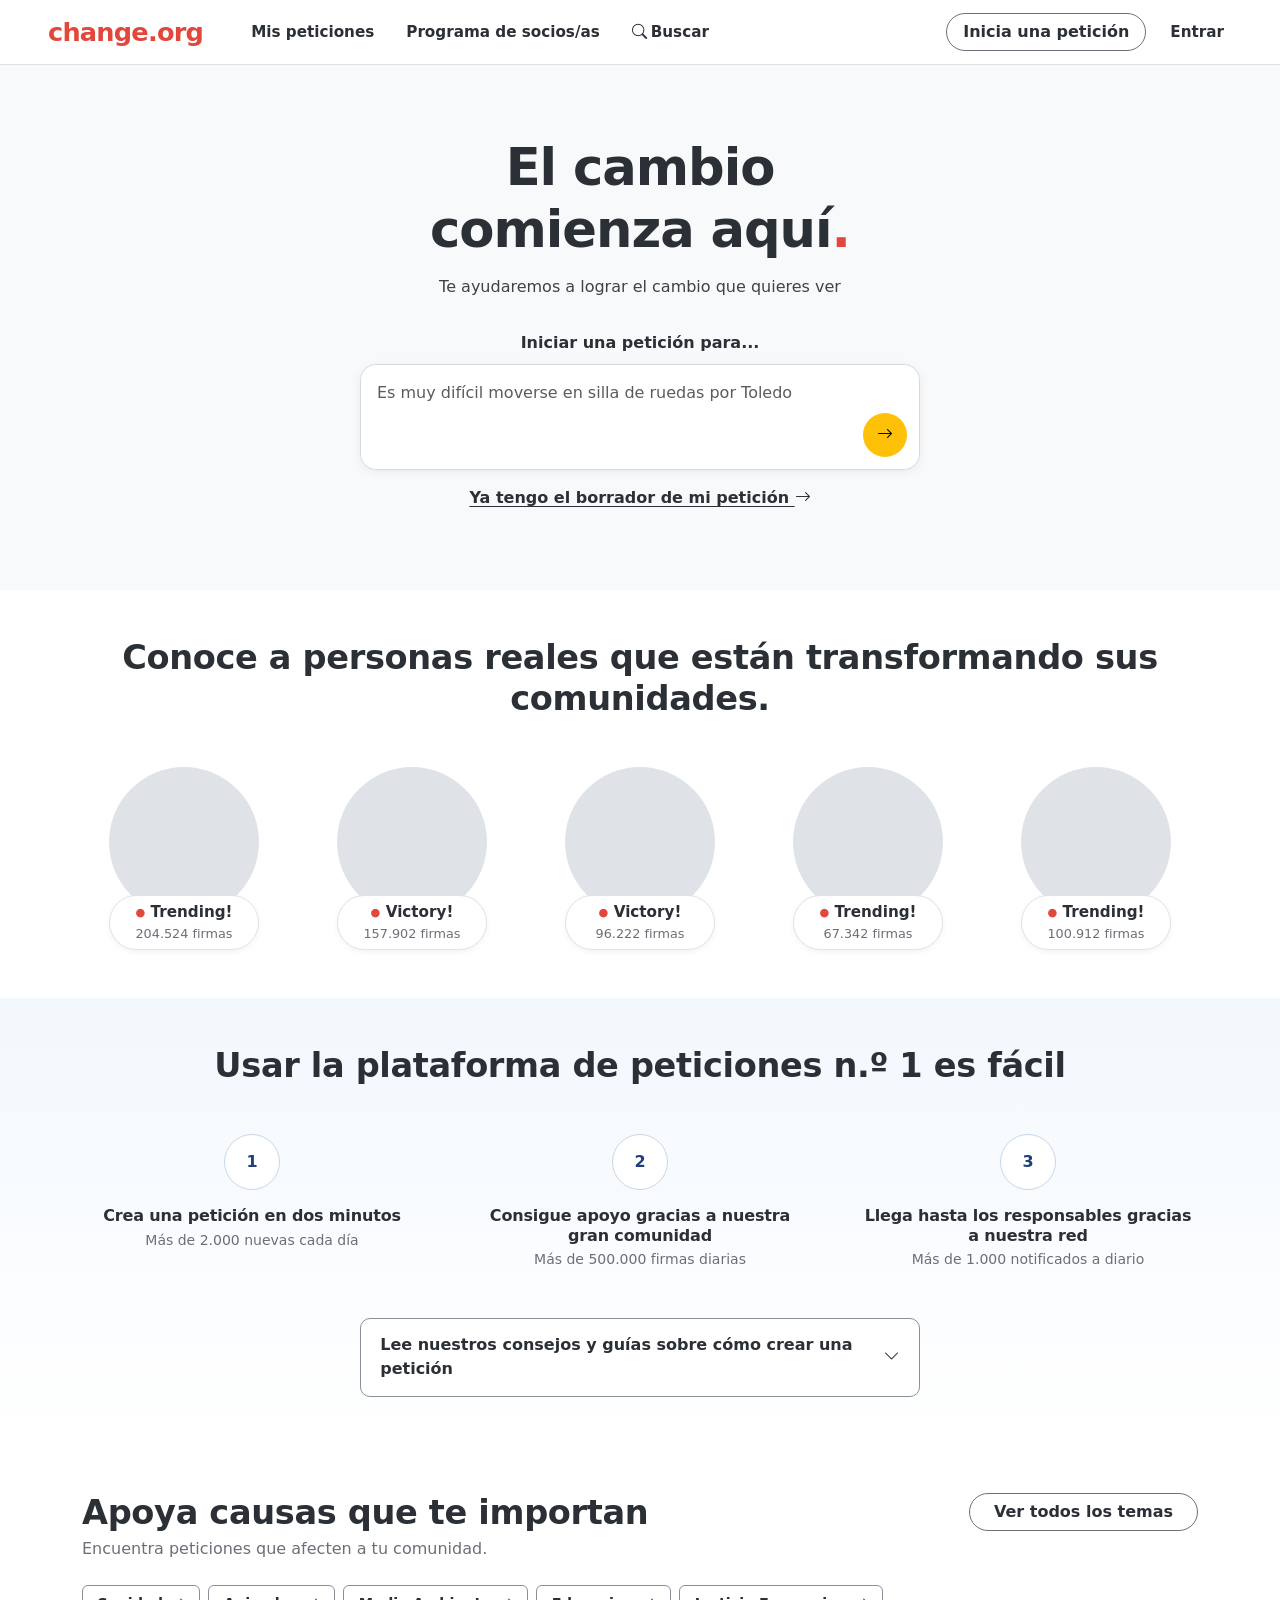
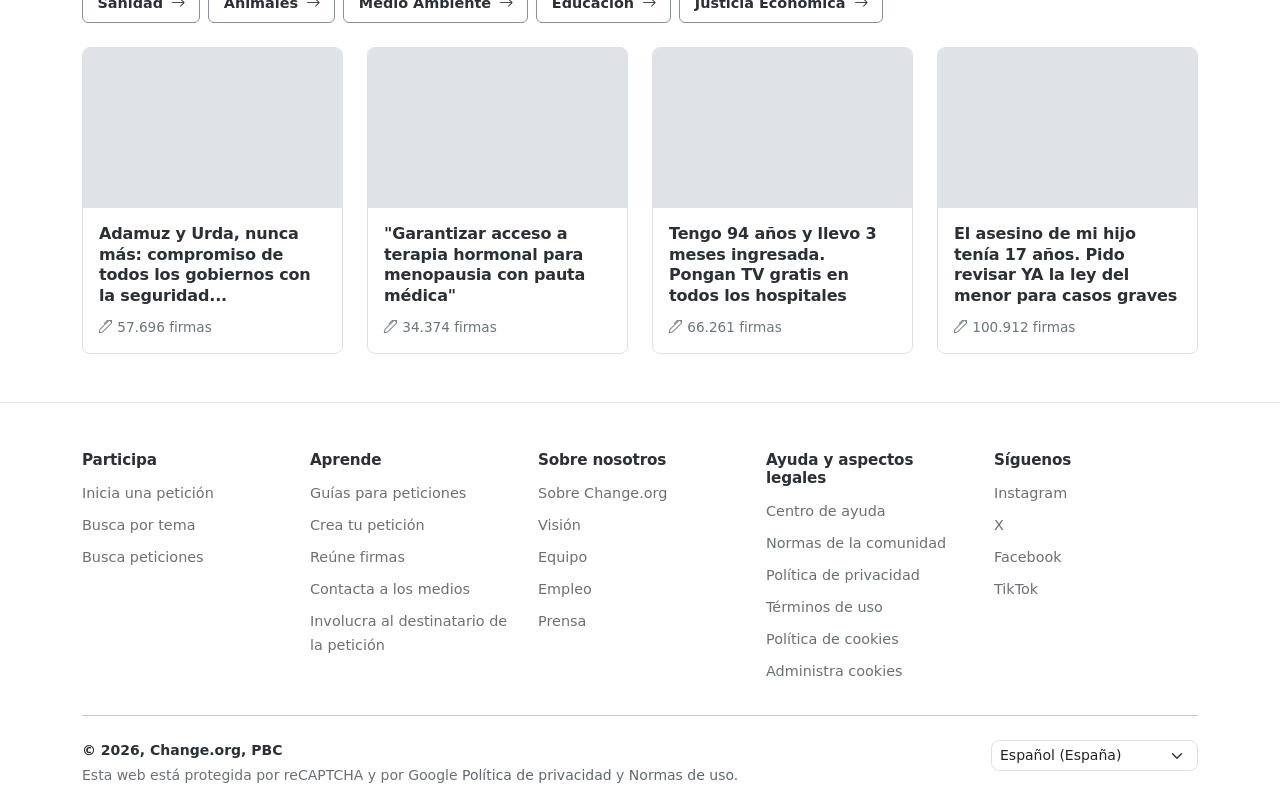
<file: index.html>
<!doctype html>
<html lang="es">
<head>
  <meta charset="utf-8">
  <meta name="viewport" content="width=device-width, initial-scale=1">
  <title>change.org | El cambio comienza aquí</title>
  <link rel="stylesheet" href="assets/vendor/bootstrap.min.css">
  <link rel="stylesheet" href="assets/vendor/bootstrap-icons/bootstrap-icons.min.css">
  <link rel="stylesheet" href="css/styles.css">
</head>
<body class="landing">

  <!-- ============ NAVBAR ============ -->
  <header class="site-header">
    <nav class="navbar navbar-expand-lg bg-white py-2 border-bottom sticky-top">
      <div class="container-fluid px-3 px-lg-5">
        <a class="navbar-brand brand-cg" href="index.html">change<span>.org</span></a>
        <a class="btn btn-outline-dark btn-pill px-3 ms-auto me-2 d-lg-none" href="crear.html">Inicia una petición</a>
        <button class="navbar-toggler" type="button" data-bs-toggle="collapse" data-bs-target="#menuPrincipal" aria-controls="menuPrincipal" aria-expanded="false" aria-label="Abrir menú">
          <span class="navbar-toggler-icon"></span>
        </button>
        <div class="collapse navbar-collapse" id="menuPrincipal">
          <ul class="navbar-nav me-auto ms-lg-4 gap-lg-3 align-items-lg-center">
            <li class="nav-item"><a class="nav-link fw-semibold" href="peticiones.html">Mis peticiones</a></li>
            <li class="nav-item"><a class="nav-link fw-semibold" href="#">Programa de socios/as</a></li>
            <li class="nav-item">
              <a class="nav-link fw-semibold d-flex align-items-center gap-1" href="peticiones.html">
                <i class="bi bi-search"></i>Buscar
              </a>
            </li>
          </ul>
          <div class="d-flex flex-column flex-lg-row align-items-lg-center gap-2 gap-lg-3 py-2 py-lg-0">
            <a class="btn btn-outline-dark btn-pill px-3 d-none d-lg-inline-block" href="crear.html">Inicia una petición</a>
            <a class="nav-link fw-semibold px-2" href="#">Entrar</a>
          </div>
        </div>
      </div>
    </nav>
  </header>

  <main>
    <!-- ============ HERO ============ -->
    <section class="hero text-center">
      <div class="container">
        <h1 class="hero-title">El cambio<br class="d-none d-md-inline"> comienza aquí<span class="dot-red">.</span></h1>
        <p class="hero-sub">Te ayudaremos a lograr el cambio que quieres ver</p>

        <form class="hero-form mx-auto" onsubmit="return false;">
          <label for="prompt" class="hero-label fw-semibold">Iniciar una petición para...</label>
          <div class="prompt-box position-relative">
            <textarea id="prompt" class="form-control prompt-input" rows="3" placeholder="Es muy difícil moverse en silla de ruedas por Toledo"></textarea>
            <button class="btn btn-warning btn-arrow position-absolute" type="submit" aria-label="Generar mi petición">
              <i class="bi bi-arrow-right"></i>
            </button>
          </div>
        </form>

        <a href="crear.html" class="draft-link d-inline-block mt-3">Ya tengo el borrador de mi petición <i class="bi bi-arrow-right"></i></a>
      </div>
    </section>

    <!-- ============ PERSONAS REALES ============ -->
    <section class="people py-4 py-lg-5">
      <div class="container">
        <h2 class="section-title text-center mb-4 mb-lg-5">Conoce a personas reales que están transformando sus comunidades.</h2>
        <div class="row row-cols-2 row-cols-md-3 row-cols-lg-5 g-3 g-lg-4 justify-content-center people-row">
          <div class="col text-center">
            <img src="[data-uri]" class="avatar-round" alt="Organizadora de una petición">
            <span class="pill-status"><span class="dot-red"></span>
            Trending!<small>204.524 firmas</small></span>
            <p class="people-quote">"No podemos más. Stop guardias médicas de 24 horas"</p>
          </div>
          <div class="col text-center">
            <img src="[data-uri]" class="avatar-round" alt="Organizadora de una petición">
            <span class="pill-status"><span class="dot-red"></span>
            Victory!<small>157.902 firmas</small></span>
          </div>
          <div class="col text-center">
            <img src="[data-uri]" class="avatar-round" alt="Organizadora de una petición">
            <span class="pill-status"><span class="dot-red"></span>
            Victory!<small>96.222 firmas</small></span>
          </div>
          <div class="col text-center">
            <img src="[data-uri]" class="avatar-round" alt="Organizador de una petición">
            <span class="pill-status"><span class="dot-red"></span>
            Trending!<small>67.342 firmas</small></span>
          </div>
          <div class="col text-center">
            <img src="[data-uri]" class="avatar-round" alt="Organizadora de una petición">
            <span class="pill-status"><span class="dot-red"></span>
            Trending!<small>100.912 firmas</small></span>
          </div>
        </div>
        <div class="people-nav d-md-none">
          <button class="btn-nav" type="button" data-people-prev aria-label="Anterior"><i class="bi bi-arrow-left"></i></button>
          <button class="btn-nav" type="button" data-people-next aria-label="Siguiente"><i class="bi bi-arrow-right"></i></button>
        </div>
      </div>
    </section>

    <!-- ============ CÓMO FUNCIONA ============ -->
    <section class="steps py-5">
      <div class="container text-center">
        <h2 class="section-title mb-5">Usar la plataforma de peticiones n.º 1 es fácil</h2>
        <div class="row row-cols-1 row-cols-md-3 g-4 g-md-5 position-relative steps-row">
          <div class="col">
            <div class="step-num mx-auto">1</div>
            <h3 class="h6 fw-bold mt-3 mb-1">Crea una petición en dos minutos</h3>
            <p class="small text-muted-cg mb-0">Más de 2.000 nuevas cada día</p>
          </div>
          <div class="col">
            <div class="step-num mx-auto">2</div>
            <h3 class="h6 fw-bold mt-3 mb-1">Consigue apoyo gracias a nuestra gran comunidad</h3>
            <p class="small text-muted-cg mb-0">Más de 500.000 firmas diarias</p>
          </div>
          <div class="col">
            <div class="step-num mx-auto">3</div>
            <h3 class="h6 fw-bold mt-3 mb-1">Llega hasta los responsables gracias a nuestra red</h3>
            <p class="small text-muted-cg mb-0">Más de 1.000 notificados a diario</p>
          </div>
        </div>

        <div class="mt-5">
          <button class="btn btn-tips w-100 text-start d-flex justify-content-between align-items-center" type="button" data-bs-toggle="collapse" data-bs-target="#consejos" aria-expanded="false" aria-controls="consejos">
            <span>Lee nuestros consejos y guías sobre cómo crear una petición</span>
            <i class="bi bi-chevron-down"></i>
          </button>
          <div class="collapse" id="consejos">
            <ul class="list-unstyled small text-start mt-3 mb-0">
              <li class="mb-2"><a href="#">Crear tu petición</a></li>
              <li class="mb-2"><a href="#">Reunir firmas</a></li>
              <li class="mb-2"><a href="#">Contactar a los medios</a></li>
              <li><a href="#">Involucrar al destinatario de la petición</a></li>
            </ul>
          </div>
        </div>
      </div>
    </section>

    <!-- ============ CAUSAS ============ -->
    <section class="causes py-5">
      <div class="container">
        <div class="d-flex flex-column flex-md-row justify-content-between align-items-md-start gap-3 mb-4">
          <div>
            <h2 class="section-title mb-1">Apoya causas que te importan</h2>
            <p class="text-muted-cg mb-0">Encuentra peticiones que afecten a tu comunidad.</p>
          </div>
          <a href="peticiones.html" class="btn btn-outline-dark btn-pill px-4 align-self-start d-none d-md-inline-block">Ver todos los temas</a>
        </div>

        <div class="d-flex flex-wrap gap-2 mb-4">
          <a href="peticiones.html" class="chip">Sanidad <i class="bi bi-arrow-right"></i></a>
          <a href="peticiones.html" class="chip">Animales <i class="bi bi-arrow-right"></i></a>
          <a href="peticiones.html" class="chip">Medio Ambiente <i class="bi bi-arrow-right"></i></a>
          <a href="peticiones.html" class="chip">Educacion <i class="bi bi-arrow-right"></i></a>
          <a href="peticiones.html" class="chip">Justicia Economica <i class="bi bi-arrow-right"></i></a>
        </div>

        <div class="row row-cols-1 row-cols-sm-2 row-cols-lg-4 g-3 g-lg-4 causes-grid">
          <div class="col">
            <article class="cause-card">
              <img src="[data-uri]" alt="">
              <div class="cause-body">
                <span class="cause-bar"></span>
                <h3 class="cause-title">Adamuz y Urda, nunca más: compromiso de todos los gobiernos con la seguridad...</h3>
                <p class="cause-count"><i class="bi bi-pen"></i> 57.696 firmas</p>
              </div>
            </article>
          </div>
          <div class="col">
            <article class="cause-card">
              <img src="[data-uri]" alt="">
              <div class="cause-body">
                <span class="cause-bar"></span>
                <h3 class="cause-title">"Garantizar acceso a terapia hormonal para menopausia con pauta médica"</h3>
                <p class="cause-count"><i class="bi bi-pen"></i> 34.374 firmas</p>
              </div>
            </article>
          </div>
          <div class="col">
            <article class="cause-card">
              <img src="[data-uri]" alt="">
              <div class="cause-body">
                <span class="cause-bar"></span>
                <h3 class="cause-title">Tengo 94 años y llevo 3 meses ingresada. Pongan TV gratis en todos los hospitales</h3>
                <p class="cause-count"><i class="bi bi-pen"></i> 66.261 firmas</p>
              </div>
            </article>
          </div>
          <div class="col">
            <article class="cause-card">
              <img src="[data-uri]" alt="">
              <div class="cause-body">
                <span class="cause-bar"></span>
                <h3 class="cause-title">El asesino de mi hijo tenía 17 años. Pido revisar YA la ley del menor para casos graves</h3>
                <p class="cause-count"><i class="bi bi-pen"></i> 100.912 firmas</p>
              </div>
            </article>
          </div>
        </div>
        <div class="d-md-none mt-4">
          <a href="peticiones.html" class="btn btn-outline-dark btn-pill w-100 py-2">Ver todos los temas</a>
        </div>
      </div>
    </section>

    </main>

  <!-- ============ FOOTER ============ -->
  <footer class="footer-cg pt-5 pb-4">
    <div class="container">
      <div class="row row-cols-2 row-cols-md-3 row-cols-lg-5 g-4">
        <div class="col">
          <h2 class="footer-head">Participa</h2>
          <ul class="list-unstyled footer-list mb-0">
            <li><a href="crear.html">Inicia una petición</a></li>
            <li><a href="peticiones.html">Busca por tema</a></li>
            <li><a href="peticiones.html">Busca peticiones</a></li>
          </ul>
        </div>
        <div class="col">
          <h2 class="footer-head">Aprende</h2>
          <ul class="list-unstyled footer-list mb-0">
            <li><a href="#">Guías para peticiones</a></li>
            <li><a href="#">Crea tu petición</a></li>
            <li><a href="#">Reúne firmas</a></li>
            <li><a href="#">Contacta a los medios</a></li>
            <li><a href="#">Involucra al destinatario de la petición</a></li>
          </ul>
        </div>
        <div class="col">
          <h2 class="footer-head">Sobre nosotros</h2>
          <ul class="list-unstyled footer-list mb-0">
            <li><a href="#">Sobre Change.org</a></li>
            <li><a href="#">Visión</a></li>
            <li><a href="#">Equipo</a></li>
            <li><a href="#">Empleo</a></li>
            <li><a href="#">Prensa</a></li>
          </ul>
        </div>
        <div class="col">
          <h2 class="footer-head">Ayuda y aspectos legales</h2>
          <ul class="list-unstyled footer-list mb-0">
            <li><a href="#">Centro de ayuda</a></li>
            <li><a href="#">Normas de la comunidad</a></li>
            <li><a href="#">Política de privacidad</a></li>
            <li><a href="#">Términos de uso</a></li>
            <li><a href="#">Política de cookies</a></li>
            <li><a href="#">Administra cookies</a></li>
          </ul>
        </div>
        <div class="col">
          <h2 class="footer-head">Síguenos</h2>
          <ul class="list-unstyled footer-list mb-0">
            <li><a href="#">Instagram</a></li>
            <li><a href="#">X</a></li>
            <li><a href="#">Facebook</a></li>
            <li><a href="#">TikTok</a></li>
          </ul>
        </div>
      </div>

      <hr class="my-4">

      <div class="d-flex flex-column flex-md-row justify-content-between gap-3">
        <div class="small">
          <p class="fw-bold mb-1">© 2026, Change.org, PBC</p>
          <p class="text-muted-cg mb-0">Esta web está protegida por reCAPTCHA y por Google <a href="#">Política de privacidad</a> y <a href="#">Normas de uso</a>.</p>
        </div>
        <div>
          <select class="form-select form-select-sm lang-select w-100" aria-label="Idioma">
            <option selected>Español (España)</option>
            <option>English (United States)</option>
          </select>
        </div>
      </div>
    </div>
  </footer>

  <script src="assets/vendor/bootstrap.bundle.min.js"></script>
  <script src="js/main.js"></script>
</body>
</html>
</file>
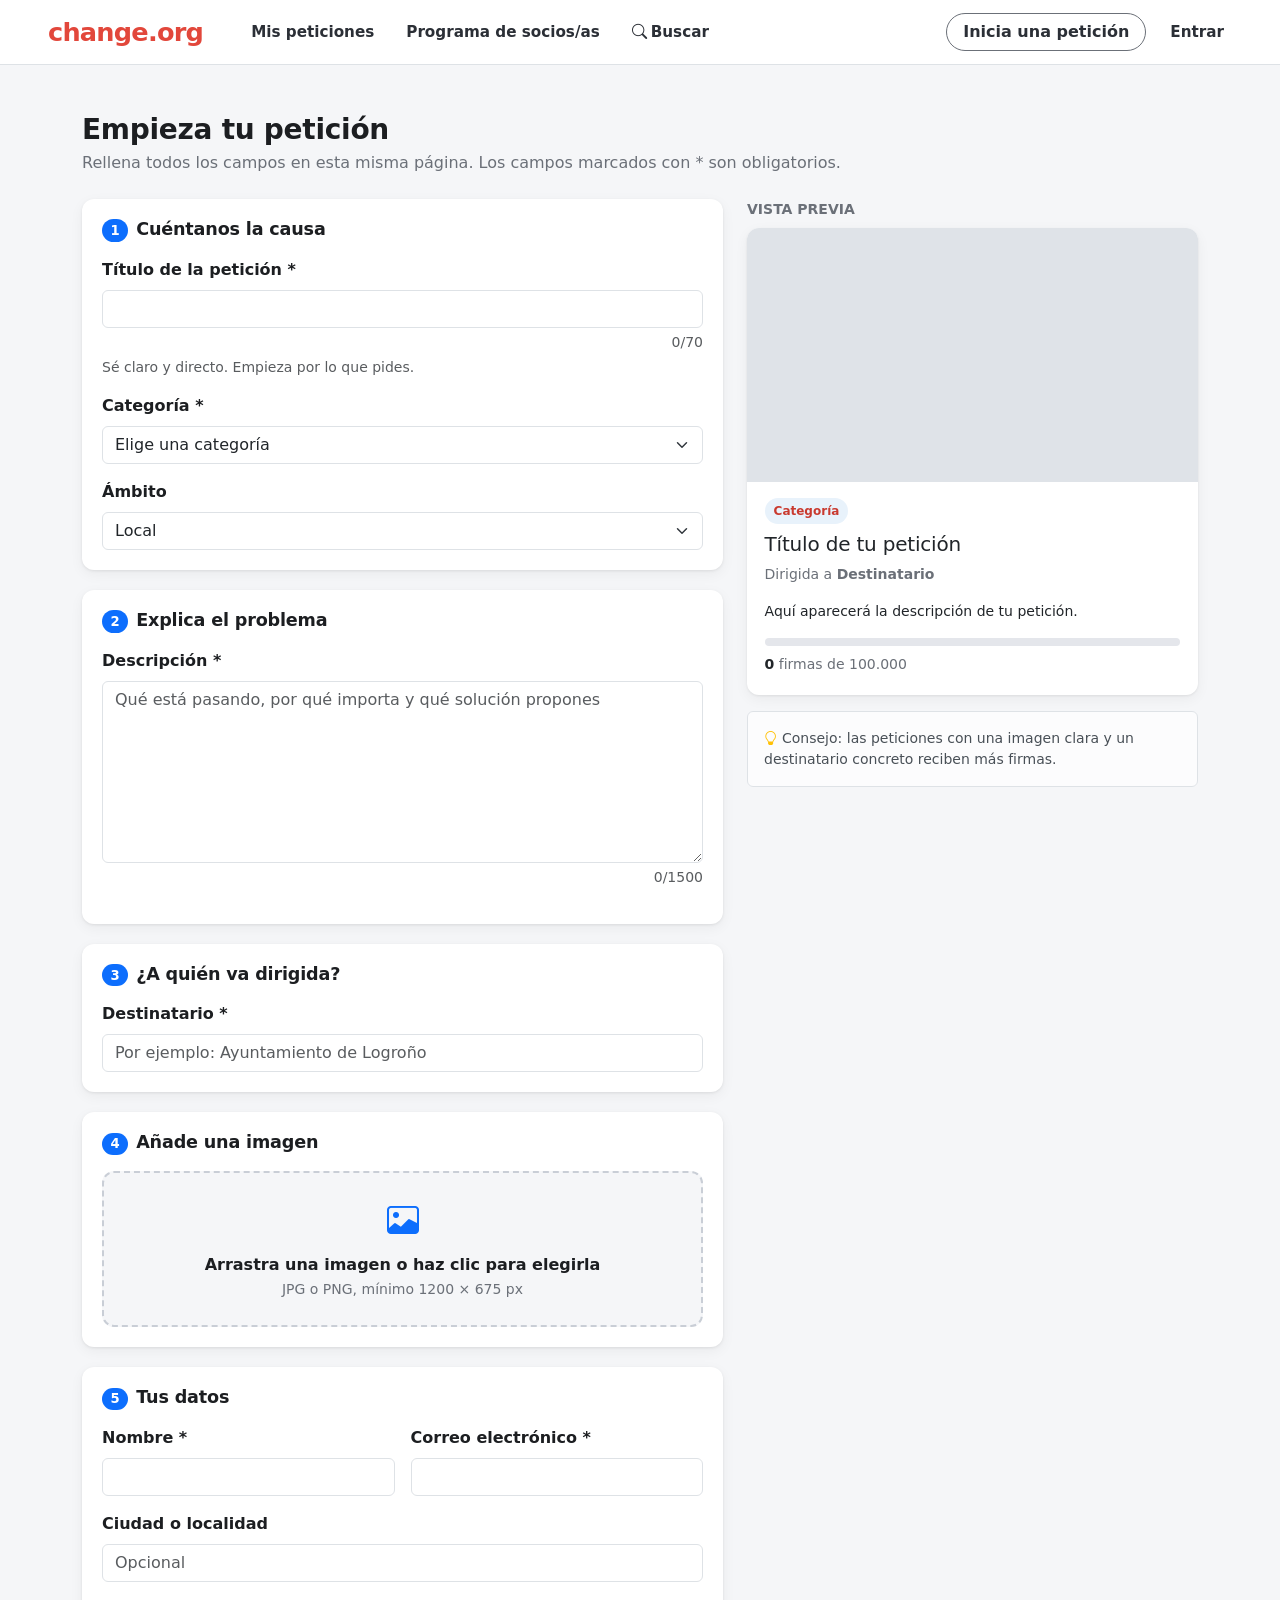
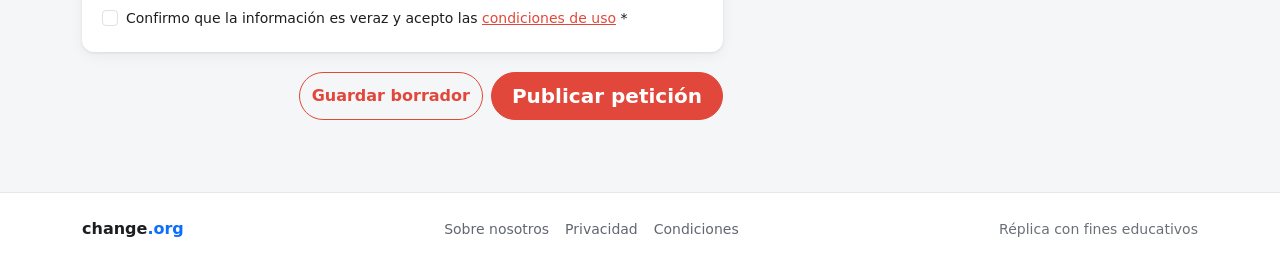
<file: crear.html>
<!doctype html>
<html lang="es">
<head>
  <meta charset="utf-8">
  <meta name="viewport" content="width=device-width, initial-scale=1">
  <title>Crear una petición | change.org</title>
  <link rel="stylesheet" href="assets/vendor/bootstrap.min.css">
  <link rel="stylesheet" href="assets/vendor/bootstrap-icons/bootstrap-icons.min.css">
  <link rel="stylesheet" href="css/styles.css">
</head>
<body>

  <!-- ============ NAVBAR ============ -->
  <header class="site-header">
    <nav class="navbar navbar-expand-lg bg-white py-2 border-bottom sticky-top">
      <div class="container-fluid px-3 px-lg-5">
        <a class="navbar-brand brand-cg" href="index.html">change<span>.org</span></a>
        <a class="btn btn-outline-dark btn-pill px-3 ms-auto me-2 d-lg-none" href="crear.html">Inicia una petición</a>
        <button class="navbar-toggler" type="button" data-bs-toggle="collapse" data-bs-target="#menuPrincipal" aria-controls="menuPrincipal" aria-expanded="false" aria-label="Abrir menú">
          <span class="navbar-toggler-icon"></span>
        </button>
        <div class="collapse navbar-collapse" id="menuPrincipal">
          <ul class="navbar-nav me-auto ms-lg-4 gap-lg-3 align-items-lg-center">
            <li class="nav-item"><a class="nav-link fw-semibold" href="peticiones.html">Mis peticiones</a></li>
            <li class="nav-item"><a class="nav-link fw-semibold" href="#">Programa de socios/as</a></li>
            <li class="nav-item">
              <a class="nav-link fw-semibold d-flex align-items-center gap-1" href="peticiones.html">
                <i class="bi bi-search"></i>Buscar
              </a>
            </li>
          </ul>
          <div class="d-flex flex-column flex-lg-row align-items-lg-center gap-2 gap-lg-3 py-2 py-lg-0">
            <a class="btn btn-outline-dark btn-pill px-3 d-none d-lg-inline-block" href="crear.html">Inicia una petición</a>
            <a class="nav-link fw-semibold px-2" href="#">Entrar</a>
          </div>
        </div>
      </div>
    </nav>
  </header>

  <main class="py-4 py-lg-5">
    <div class="container">
      <div class="mb-4">
        <h1 class="h3 fw-bold mb-1">Empieza tu petición</h1>
        <p class="text-muted-cg mb-0">Rellena todos los campos en esta misma página. Los campos marcados con * son obligatorios.</p>
      </div>

      <div class="alert alert-success d-none" role="alert" id="mensaje-crear">
        <i class="bi bi-check-circle-fill me-1"></i>¡Tu petición está lista! En esta maqueta no se publica nada.
      </div>

      <div class="row g-4">
        <!-- ============ FORMULARIO ============ -->
        <div class="col-12 col-lg-7 order-2 order-lg-1">
          <form id="form-crear" class="needs-validation" novalidate>

            <!-- Paso 1: Título y categoría -->
            <section class="form-section">
              <h2><span class="badge bg-primary rounded-pill me-2">1</span>Cuéntanos la causa</h2>
              <div class="mb-3">
                <label for="titulo" class="form-label fw-semibold">Título de la petición *</label>
                <input type="text" class="form-control" id="titulo" required minlength="10">
                <div class="d-flex justify-content-between">
                  <div class="invalid-feedback">Escribe un título de al menos 10 caracteres.</div>
                  <div class="form-text ms-auto" id="cnt-titulo">0/70</div>
                </div>
                <div class="form-text">Sé claro y directo. Empieza por lo que pides.</div>
              </div>
              <div class="mb-3">
                <label for="categoria" class="form-label fw-semibold">Categoría *</label>
                <select class="form-select" id="categoria" required>
                  <option value="" selected disabled>Elige una categoría</option>
                  <option>Derechos humanos</option>
                  <option>Medio ambiente</option>
                  <option>Educación</option>
                  <option>Salud</option>
                  <option>Animales</option>
                  <option>Igualdad</option>
                  <option>Consumo</option>
                </select>
                <div class="invalid-feedback">Selecciona una categoría.</div>
              </div>
              <div class="mb-0">
                <label for="ambito" class="form-label fw-semibold">Ámbito</label>
                <select class="form-select" id="ambito">
                  <option selected>Local</option>
                  <option>Autonómico</option>
                  <option>Estatal</option>
                  <option>Internacional</option>
                </select>
              </div>
            </section>

            <!-- Paso 2: Descripción -->
            <section class="form-section">
              <h2><span class="badge bg-primary rounded-pill me-2">2</span>Explica el problema</h2>
              <div class="mb-3">
                <label for="descripcion" class="form-label fw-semibold">Descripción *</label>
                <textarea class="form-control" id="descripcion" rows="7" required minlength="50" placeholder="Qué está pasando, por qué importa y qué solución propones"></textarea>
                <div class="d-flex justify-content-between">
                  <div class="invalid-feedback">Describe la situación con al menos 50 caracteres.</div>
                  <div class="form-text ms-auto" id="cnt-descripcion">0/1500</div>
                </div>
              </div>
            </section>

            <!-- Paso 3: Destinatario -->
            <section class="form-section">
              <h2><span class="badge bg-primary rounded-pill me-2">3</span>¿A quién va dirigida?</h2>
              <div class="mb-0">
                <label for="destinatario" class="form-label fw-semibold">Destinatario *</label>
                <input type="text" class="form-control" id="destinatario" required placeholder="Por ejemplo: Ayuntamiento de Logroño">
                <div class="invalid-feedback">Indica quién puede tomar la decisión.</div>
              </div>
            </section>

            <!-- Paso 4: Imagen -->
            <section class="form-section">
              <h2><span class="badge bg-primary rounded-pill me-2">4</span>Añade una imagen</h2>
              <label for="imagen" class="upload-zone d-block w-100 mb-0" style="cursor: pointer;">
                <i class="bi bi-image fs-2 text-primary d-block mb-2"></i>
                <span class="fw-semibold d-block">Arrastra una imagen o haz clic para elegirla</span>
                <span class="small text-muted-cg">JPG o PNG, mínimo 1200 × 675 px</span>
                <input type="file" class="visually-hidden" id="imagen" accept="image/*">
              </label>
            </section>

            <!-- Paso 5: Tus datos -->
            <section class="form-section">
              <h2><span class="badge bg-primary rounded-pill me-2">5</span>Tus datos</h2>
              <div class="row g-3">
                <div class="col-12 col-sm-6">
                  <label for="nombre" class="form-label fw-semibold">Nombre *</label>
                  <input type="text" class="form-control" id="nombre" required>
                  <div class="invalid-feedback">Escribe tu nombre.</div>
                </div>
                <div class="col-12 col-sm-6">
                  <label for="email" class="form-label fw-semibold">Correo electrónico *</label>
                  <input type="email" class="form-control" id="email" required>
                  <div class="invalid-feedback">Introduce un correo válido.</div>
                </div>
                <div class="col-12">
                  <label for="ubicacion" class="form-label fw-semibold">Ciudad o localidad</label>
                  <input type="text" class="form-control" id="ubicacion" placeholder="Opcional">
                </div>
              </div>
              <div class="form-check mt-4">
                <input class="form-check-input" type="checkbox" id="acepto" required>
                <label class="form-check-label small" for="acepto">Confirmo que la información es veraz y acepto las <a href="#">condiciones de uso</a> *</label>
                <div class="invalid-feedback">Debes aceptar las condiciones.</div>
              </div>
            </section>

            <!-- Acciones -->
            <div class="d-flex flex-column flex-sm-row justify-content-end gap-2">
              <button type="button" class="btn btn-cg-outline" data-guardar-borrador>Guardar borrador</button>
              <button type="submit" class="btn btn-cg btn-lg">Publicar petición</button>
            </div>
          </form>
        </div>

        <!-- ============ VISTA PREVIA ============ -->
        <aside class="col-12 col-lg-5 order-1 order-lg-2">
          <div class="sticky-lg-top-cg">
            <p class="small fw-bold text-uppercase text-muted-cg mb-2">Vista previa</p>
            <article class="card petition-card preview-card">
              <img src="[data-uri]" id="prev-imagen" alt="Vista previa de la imagen">
              <div class="card-body">
                <span class="badge-cat d-inline-block mb-2" id="prev-categoria">Categoría</span>
                <h2 class="h5 mb-2" id="prev-titulo" data-placeholder="Título de tu petición">Título de tu petición</h2>
                <p class="small text-muted-cg mb-3">Dirigida a <strong id="prev-destinatario" data-placeholder="Destinatario">Destinatario</strong></p>
                <p class="small mb-3" id="prev-descripcion" data-placeholder="Aquí aparecerá la descripción de tu petición." style="white-space: pre-line;">Aquí aparecerá la descripción de tu petición.</p>
                <div class="progress progress-cg mb-2"><div class="progress-bar" style="width: 0%"></div></div>
                <p class="small text-muted-cg mb-0"><strong class="text-body">0</strong> firmas de 100.000</p>
              </div>
            </article>
            <div class="alert alert-light border small mt-3 mb-0">
              <i class="bi bi-lightbulb text-warning me-1"></i>Consejo: las peticiones con una imagen clara y un destinatario concreto reciben más firmas.
            </div>
          </div>
        </aside>
      </div>
    </div>
  </main>

  <footer class="footer-cg py-4 mt-4">
    <div class="container d-flex flex-column flex-md-row justify-content-between align-items-center gap-3">
      <span class="fw-bold">change<span class="text-primary">.org</span></span>
      <ul class="nav small gap-3">
        <li class="nav-item"><a class="nav-link p-0" href="#">Sobre nosotros</a></li>
        <li class="nav-item"><a class="nav-link p-0" href="#">Privacidad</a></li>
        <li class="nav-item"><a class="nav-link p-0" href="#">Condiciones</a></li>
      </ul>
      <span class="small text-muted-cg">Réplica con fines educativos</span>
    </div>
  </footer>

  <script src="assets/vendor/bootstrap.bundle.min.js"></script>
  <script src="js/main.js"></script>
</body>
</html>
</file>
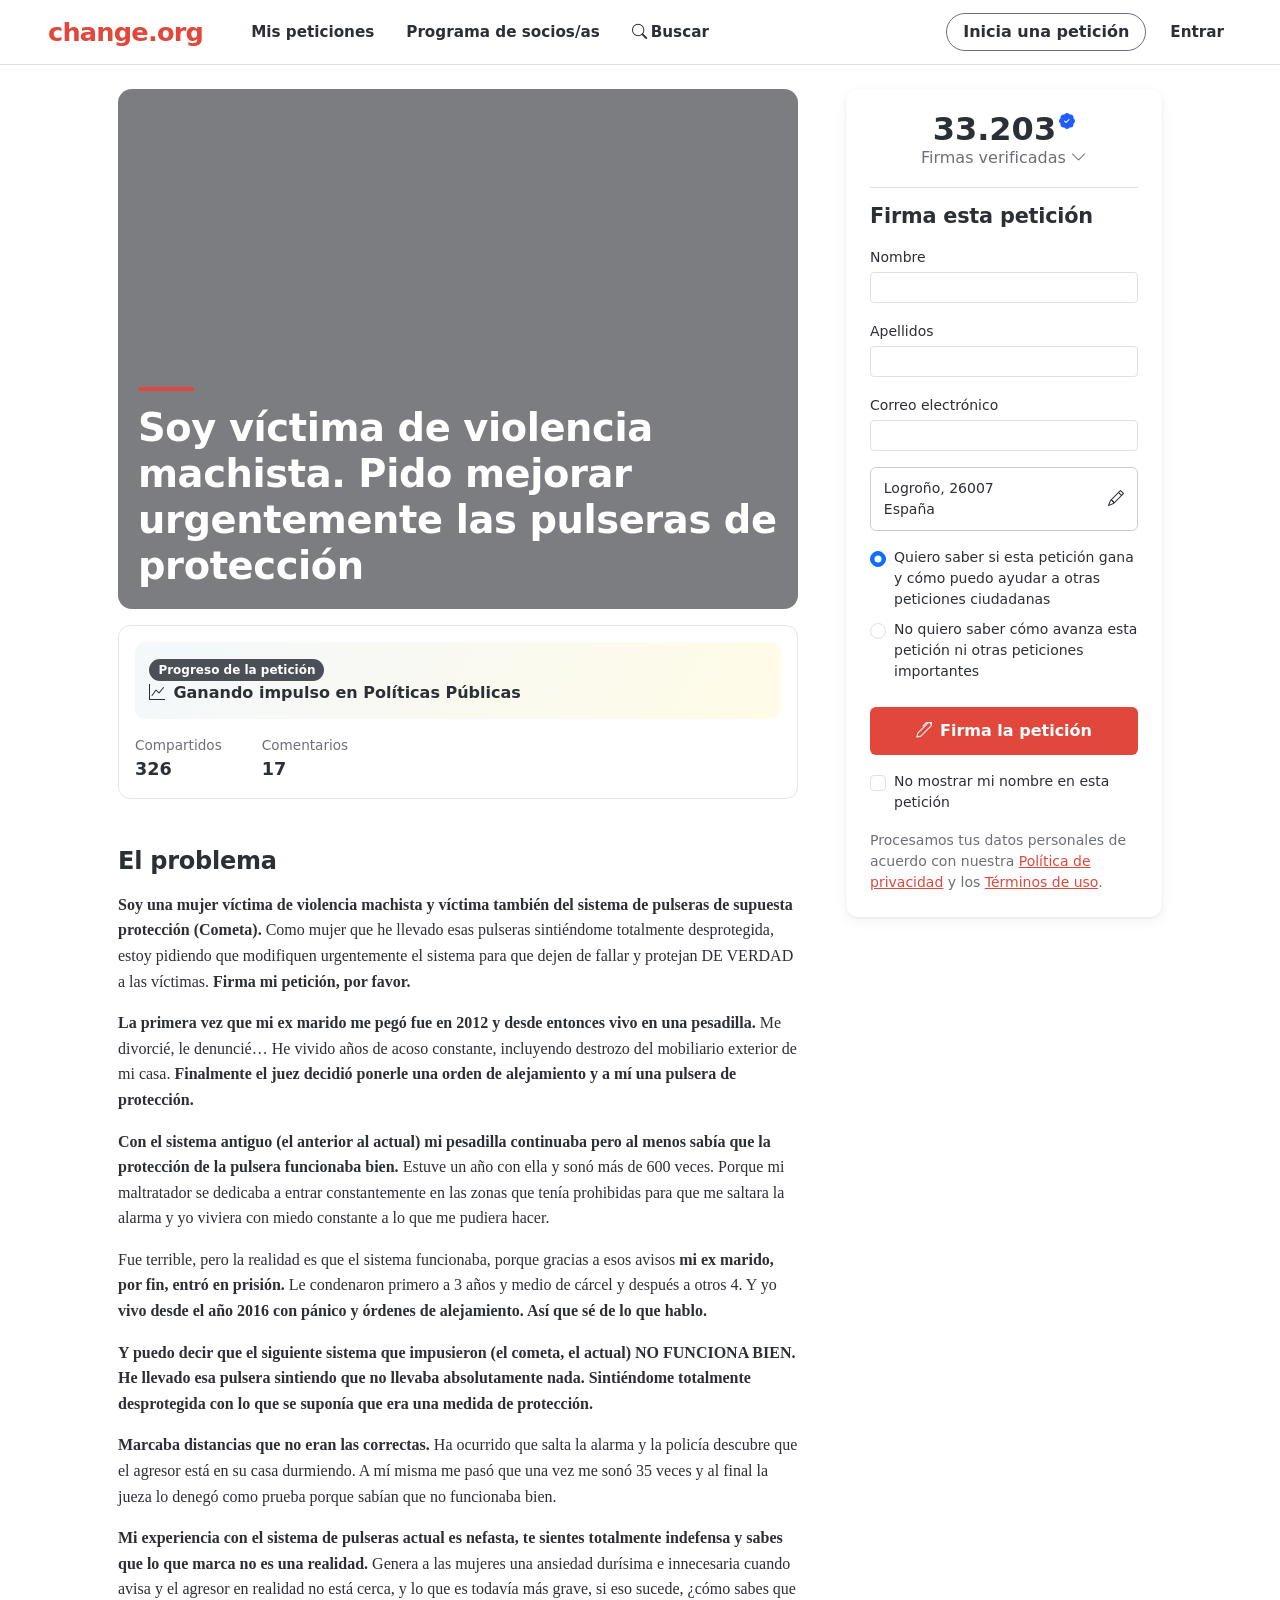
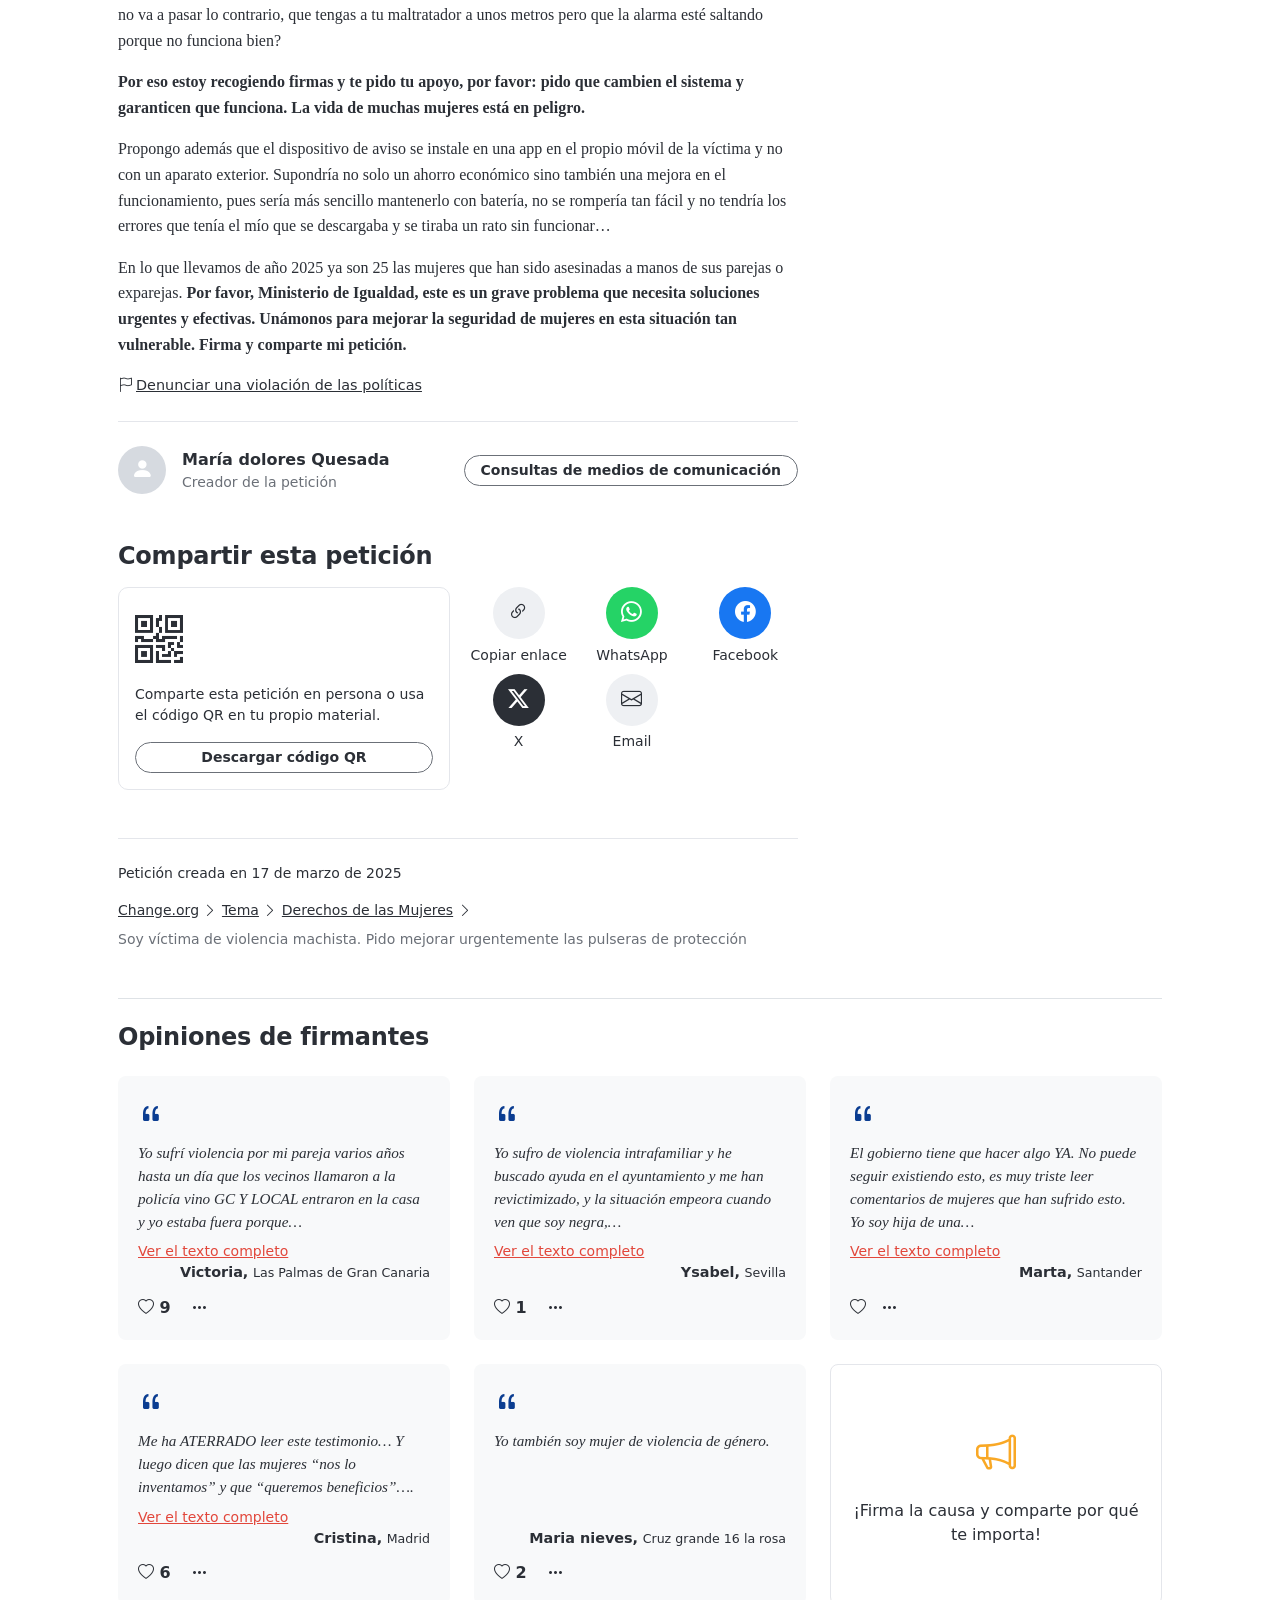
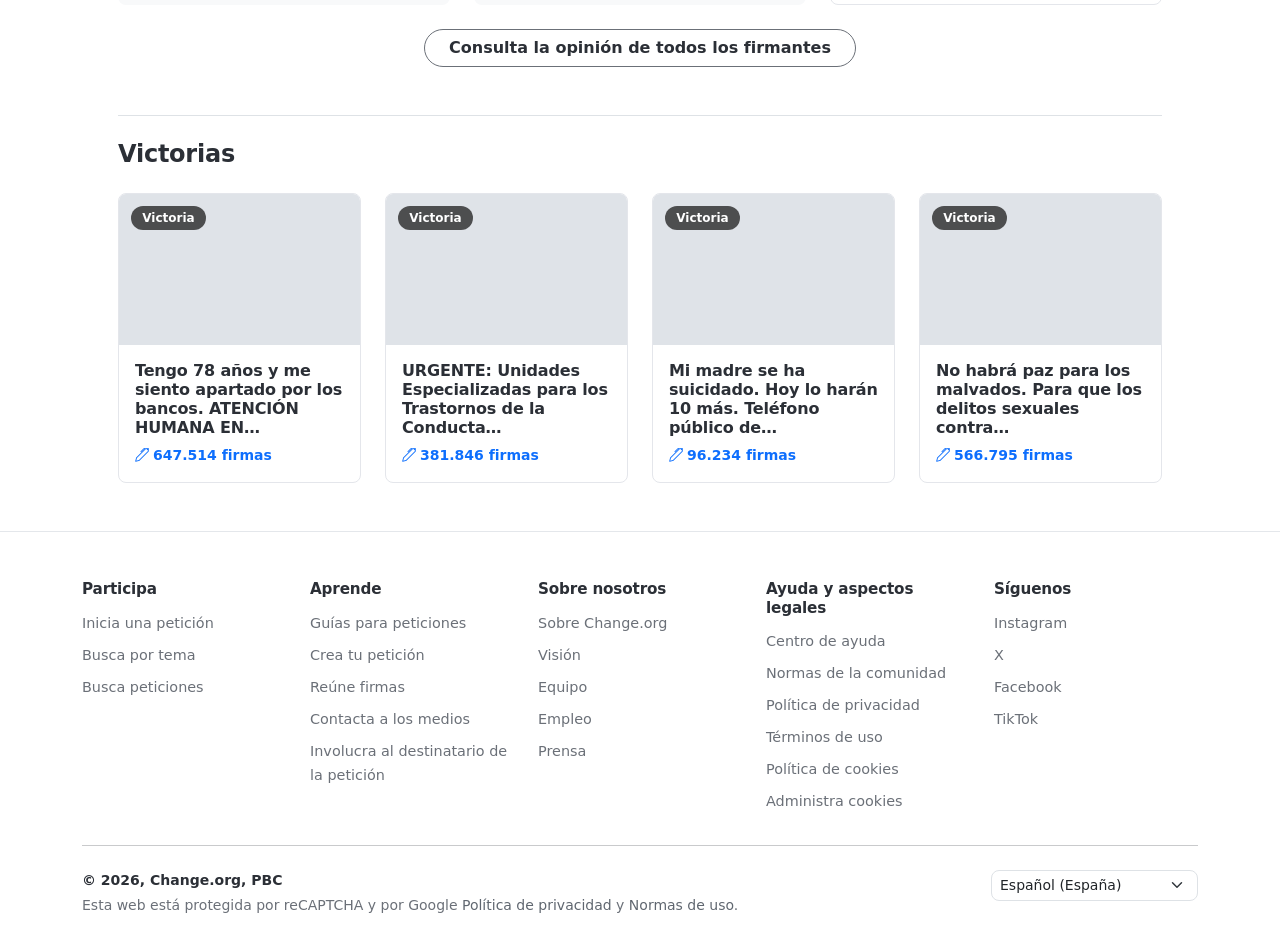
<file: peticion.html>
<!doctype html>
<html lang="es">
<head>
  <meta charset="utf-8">
  <meta name="viewport" content="width=device-width, initial-scale=1">
  <title>Soy víctima de violencia machista. Pido mejorar urgentemente las pulseras de protección | change.org</title>
  <link rel="stylesheet" href="assets/vendor/bootstrap.min.css">
  <link rel="stylesheet" href="assets/vendor/bootstrap-icons/bootstrap-icons.min.css">
  <link rel="stylesheet" href="css/styles.css">
</head>
<body class="landing peticion-page">

  <!-- ============ NAVBAR ============ -->
  <header class="site-header">
    <nav class="navbar navbar-expand-lg bg-white py-2 border-bottom sticky-top">
      <div class="container-fluid px-3 px-lg-5">
        <a class="navbar-brand brand-cg" href="index.html">change<span>.org</span></a>
        <a class="btn btn-outline-dark btn-pill px-3 ms-auto me-2 d-lg-none" href="crear.html">Inicia una petición</a>
        <button class="navbar-toggler" type="button" data-bs-toggle="collapse" data-bs-target="#menuPrincipal" aria-controls="menuPrincipal" aria-expanded="false" aria-label="Abrir menú">
          <span class="navbar-toggler-icon"></span>
        </button>
        <div class="collapse navbar-collapse" id="menuPrincipal">
          <ul class="navbar-nav me-auto ms-lg-4 gap-lg-3 align-items-lg-center">
            <li class="nav-item"><a class="nav-link fw-semibold" href="peticiones.html">Mis peticiones</a></li>
            <li class="nav-item"><a class="nav-link fw-semibold" href="#">Programa de socios/as</a></li>
            <li class="nav-item"><a class="nav-link fw-semibold d-flex align-items-center gap-1" href="peticiones.html"><i class="bi bi-search"></i>Buscar</a></li>
          </ul>
          <div class="d-flex flex-column flex-lg-row align-items-lg-center gap-2 gap-lg-3 py-2 py-lg-0">
            <a class="btn btn-outline-dark btn-pill px-3 d-none d-lg-inline-block" href="crear.html">Inicia una petición</a>
            <a class="nav-link fw-semibold px-2" href="#">Entrar</a>
          </div>
        </div>
      </div>
    </nav>
  </header>

  <main class="container-xl px-3 px-lg-5 pt-3 pt-lg-4 pb-5">
    <div class="row g-4 g-lg-5">

      <!-- ============ CONTENIDO ============ -->
      <div class="col-12 col-lg-8 order-2 order-lg-1 pet-left">

        <!-- Imagen y título -->
        <section class="pet-hero">
          <img src="[data-uri]" class="pet-hero-img" alt="Fotografía de la petición">
          <div class="pet-hero-overlay">
            <span class="pet-accent"></span>
            <h1 class="pet-title">Soy víctima de violencia machista. Pido mejorar urgentemente las pulseras de protección</h1>
          </div>
        </section>

        <!-- Progreso y estadísticas -->
        <section class="pet-stats mt-3">
          <div class="pet-progress-box">
            <span class="badge-cat pet-tag">Progreso de la petición</span>
            <p class="pet-progress-text mb-0"><i class="bi bi-graph-up me-2"></i>Ganando impulso en Políticas Públicas</p>
          </div>
          <div class="pet-counts">
            <div><span class="pet-count-label">Compartidos</span><strong>326</strong></div>
            <div><span class="pet-count-label">Comentarios</span><strong>17</strong></div>
          </div>
        </section>

        <!-- Texto de la petición -->
        <section class="pet-body mt-5">
          <h2 class="pet-h2">El problema</h2>
          <p><strong>Soy una mujer víctima de violencia machista y víctima también del sistema de pulseras de supuesta protección (Cometa).</strong> Como mujer que he llevado esas pulseras sintiéndome totalmente desprotegida, estoy pidiendo que modifiquen urgentemente el sistema para que dejen de fallar y protejan DE VERDAD a las víctimas. <strong>Firma mi petición, por favor.</strong></p>
          <p><strong>La primera vez que mi ex marido me pegó fue en 2012 y desde entonces vivo en una pesadilla.</strong> Me divorcié, le denuncié… He vivido años de acoso constante, incluyendo destrozo del mobiliario exterior de mi casa. <strong>Finalmente el juez decidió ponerle una orden de alejamiento y a mí una pulsera de protección.</strong></p>
          <p><strong>Con el sistema antiguo (el anterior al actual) mi pesadilla continuaba pero al menos sabía que la protección de la pulsera funcionaba bien.</strong> Estuve un año con ella y sonó más de 600 veces. Porque mi maltratador se dedicaba a entrar constantemente en las zonas que tenía prohibidas para que me saltara la alarma y yo viviera con miedo constante a lo que me pudiera hacer.</p>
          <p>Fue terrible, pero la realidad es que el sistema funcionaba, porque gracias a esos avisos <strong>mi ex marido, por fin, entró en prisión.</strong> Le condenaron primero a 3 años y medio de cárcel y después a otros 4. Y yo <strong>vivo desde el año 2016 con pánico y órdenes de alejamiento. Así que sé de lo que hablo.</strong></p>
          <p><strong>Y puedo decir que el siguiente sistema que impusieron (el cometa, el actual) NO FUNCIONA BIEN. He llevado esa pulsera sintiendo que no llevaba absolutamente nada. Sintiéndome totalmente desprotegida con lo que se suponía que era una medida de protección.</strong></p>
          <p><strong>Marcaba distancias que no eran las correctas.</strong> Ha ocurrido que salta la alarma y la policía descubre que el agresor está en su casa durmiendo. A mí misma me pasó que una vez me sonó 35 veces y al final la jueza lo denegó como prueba porque sabían que no funcionaba bien.</p>
          <p><strong>Mi experiencia con el sistema de pulseras actual es nefasta, te sientes totalmente indefensa y sabes que lo que marca no es una realidad.</strong> Genera a las mujeres una ansiedad durísima e innecesaria cuando avisa y el agresor en realidad no está cerca, y lo que es todavía más grave, si eso sucede, ¿cómo sabes que no va a pasar lo contrario, que tengas a tu maltratador a unos metros pero que la alarma esté saltando porque no funciona bien?</p>
          <p><strong>Por eso estoy recogiendo firmas y te pido tu apoyo, por favor: pido que cambien el sistema y garanticen que funciona. La vida de muchas mujeres está en peligro.</strong></p>
          <p>Propongo además que el dispositivo de aviso se instale en una app en el propio móvil de la víctima y no con un aparato exterior. Supondría no solo un ahorro económico sino también una mejora en el funcionamiento, pues sería más sencillo mantenerlo con batería, no se rompería tan fácil y no tendría los errores que tenía el mío que se descargaba y se tiraba un rato sin funcionar…</p>
          <p>En lo que llevamos de año 2025 ya son 25 las mujeres que han sido asesinadas a manos de sus parejas o exparejas. <strong>Por favor, Ministerio de Igualdad, este es un grave problema que necesita soluciones urgentes y efectivas. Unámonos para mejorar la seguridad de mujeres en esta situación tan vulnerable. Firma y comparte mi petición.</strong></p>
          <a href="#" class="pet-report"><i class="bi bi-flag me-1"></i>Denunciar una violación de las políticas</a>
        </section>

        <!-- Creadora -->
        <section class="pet-creator d-flex justify-content-between align-items-center gap-3 mt-4 pt-4">
          <div class="d-flex align-items-center gap-3">
            <span class="avatar-cg pet-avatar-grey"><i class="bi bi-person-fill"></i></span>
            <div>
              <div class="fw-semibold">María dolores Quesada</div>
              <div class="small text-muted-cg">Creador de la petición</div>
            </div>
          </div>
          <a href="#" class="btn btn-outline-dark btn-pill btn-sm px-3 text-nowrap">Consultas de medios de comunicación</a>
        </section>

        <!-- Compartir -->
        <section class="mt-5 pet-share">
          <h2 class="pet-h2">Compartir esta petición</h2>
          <div class="row g-3 align-items-stretch">
            <div class="col-12 col-md-6">
              <div class="pet-qr h-100">
                <i class="bi bi-qr-code pet-qr-icon"></i>
                <p class="small mb-3">Comparte esta petición en persona o usa el código QR en tu propio material.</p>
                <button class="btn btn-outline-dark btn-pill btn-sm w-100" type="button">Descargar código QR</button>
              </div>
            </div>
            <div class="col-12 col-md-6">
              <div class="row row-cols-3 row-cols-sm-5 row-cols-md-3 g-2 text-center small">
                <div class="col"><span class="share-btn"><i class="bi bi-link-45deg"></i></span><div>Copiar enlace</div></div>
                <div class="col"><span class="share-btn share-wa"><i class="bi bi-whatsapp"></i></span><div>WhatsApp</div></div>
                <div class="col"><span class="share-btn share-fb"><i class="bi bi-facebook"></i></span><div>Facebook</div></div>
                <div class="col"><span class="share-btn share-x"><i class="bi bi-twitter-x"></i></span><div>X</div></div>
                <div class="col"><span class="share-btn"><i class="bi bi-envelope"></i></span><div>Email</div></div>
              </div>
            </div>
          </div>
        </section>

        <!-- Meta y migas -->
        <section class="pet-meta mt-5 pt-4 small">
          <p class="mb-3">Petición creada en 17 de marzo de 2025</p>
          <p class="mb-2"><a href="index.html">Change.org</a> <i class="bi bi-chevron-right"></i> <a href="peticiones.html">Tema</a> <i class="bi bi-chevron-right"></i> <a href="peticiones.html">Derechos de las Mujeres</a> <i class="bi bi-chevron-right"></i></p>
          <p class="text-muted-cg mb-0">Soy víctima de violencia machista. Pido mejorar urgentemente las pulseras de protección</p>
        </section>
      </div>

      <!-- ============ FIRMA (columna fija en escritorio) ============ -->
      <aside class="col-12 col-lg-4 order-1 order-lg-2 sign-card-col">
        <div class="sign-card sticky-lg-top-cg">
          <div class="text-center pt-4 pb-3 border-bottom mx-4">
            <div class="sign-count"><span id="contador-firmas">33.203</span><i class="bi bi-patch-check-fill sign-verified"></i></div>
            <button class="btn btn-link text-muted-cg small text-decoration-none p-0" type="button">Firmas verificadas <i class="bi bi-chevron-down"></i></button>
          </div>

          <div class="px-4 pb-4 pt-3">
            <h2 class="sign-title">Firma esta petición</h2>

            <div class="alert alert-success d-none small py-2" role="alert" id="mensaje-firma">
              <i class="bi bi-check-circle-fill me-1"></i>¡Gracias por firmar! Comparte la petición para llegar a más personas.
            </div>

            <form id="form-firma" class="needs-validation" novalidate data-firmas="33203">
              <div class="mb-3">
                <label for="nombre" class="form-label small mb-1">Nombre</label>
                <input type="text" class="form-control form-control-sm" id="nombre" required>
                <div class="invalid-feedback">Por favor, introduce tu nombre.</div>
              </div>
              <div class="mb-3">
                <label for="apellidos" class="form-label small mb-1">Apellidos</label>
                <input type="text" class="form-control form-control-sm" id="apellidos" required>
                <div class="invalid-feedback">Escribe tus apellidos.</div>
              </div>
              <div class="mb-3">
                <label for="email" class="form-label small mb-1">Correo electrónico</label>
                <input type="email" class="form-control form-control-sm" id="email" required>
                <div class="invalid-feedback">Introduce un correo válido.</div>
              </div>
              <div class="sign-location d-flex justify-content-between align-items-center mb-3">
                <span class="small">Logroño, 26007<br>España</span>
                <i class="bi bi-pencil"></i>
              </div>

              <div class="form-check mb-2">
                <input class="form-check-input" type="radio" name="seguimiento" id="sig1" checked>
                <label class="form-check-label small" for="sig1">Quiero saber si esta petición gana y cómo puedo ayudar a otras peticiones ciudadanas</label>
              </div>
              <div class="form-check mb-4">
                <input class="form-check-input" type="radio" name="seguimiento" id="sig2">
                <label class="form-check-label small" for="sig2">No quiero saber cómo avanza esta petición ni otras peticiones importantes</label>
              </div>

              <button type="submit" class="btn btn-firma w-100 mb-3"><i class="bi bi-pen me-2"></i>Firma la petición</button>

              <div class="form-check mb-3">
                <input class="form-check-input" type="checkbox" id="anonimo">
                <label class="form-check-label small" for="anonimo">No mostrar mi nombre en esta petición</label>
              </div>
              <p class="small text-muted-cg mb-0">Procesamos tus datos personales de acuerdo con nuestra <a href="#">Política de privacidad</a> y los <a href="#">Términos de uso</a>.</p>
            </form>
          </div>
        </div>
      </aside>
    </div>

    <!-- ============ OPINIONES ============ -->
    <section class="mt-5 pt-4 border-top">
      <h2 class="pet-h2 mb-4">Opiniones de firmantes</h2>
      <div class="row row-cols-1 row-cols-md-2 row-cols-lg-3 g-3 g-lg-4">
        <div class="col"><article class="opinion-card"><i class="bi bi-quote opinion-quote"></i><p>Yo sufrí violencia por mi pareja varios años hasta un día que los vecinos llamaron a la policía vino GC Y LOCAL entraron en la casa y yo estaba fuera porque…</p><a href="#" class="small">Ver el texto completo</a><div class="opinion-meta"><strong>Victoria,</strong> <span class="small">Las Palmas de Gran Canaria</span></div><div class="opinion-foot"><i class="bi bi-heart"></i> 9 <i class="bi bi-three-dots ms-3"></i></div></article></div>
        <div class="col"><article class="opinion-card"><i class="bi bi-quote opinion-quote"></i><p>Yo sufro de violencia intrafamiliar y he buscado ayuda en el ayuntamiento y me han revictimizado, y la situación empeora cuando ven que soy negra,…</p><a href="#" class="small">Ver el texto completo</a><div class="opinion-meta"><strong>Ysabel,</strong> <span class="small">Sevilla</span></div><div class="opinion-foot"><i class="bi bi-heart"></i> 1 <i class="bi bi-three-dots ms-3"></i></div></article></div>
        <div class="col"><article class="opinion-card"><i class="bi bi-quote opinion-quote"></i><p>El gobierno tiene que hacer algo YA. No puede seguir existiendo esto, es muy triste leer comentarios de mujeres que han sufrido esto. Yo soy hija de una…</p><a href="#" class="small">Ver el texto completo</a><div class="opinion-meta"><strong>Marta,</strong> <span class="small">Santander</span></div><div class="opinion-foot"><i class="bi bi-heart"></i><i class="bi bi-three-dots ms-3"></i></div></article></div>
        <div class="col"><article class="opinion-card"><i class="bi bi-quote opinion-quote"></i><p>Me ha ATERRADO leer este testimonio… Y luego dicen que las mujeres “nos lo inventamos” y que “queremos beneficios”….</p><a href="#" class="small">Ver el texto completo</a><div class="opinion-meta"><strong>Cristina,</strong> <span class="small">Madrid</span></div><div class="opinion-foot"><i class="bi bi-heart"></i> 6 <i class="bi bi-three-dots ms-3"></i></div></article></div>
        <div class="col"><article class="opinion-card"><i class="bi bi-quote opinion-quote"></i><p>Yo también soy mujer de violencia de género.</p><div class="opinion-meta"><strong>Maria nieves,</strong> <span class="small">Cruz grande 16 la rosa</span></div><div class="opinion-foot"><i class="bi bi-heart"></i> 2 <i class="bi bi-three-dots ms-3"></i></div></article></div>
        <div class="col"><article class="opinion-promo text-center"><i class="bi bi-megaphone opinion-promo-icon"></i><p class="mb-0">¡Firma la causa y comparte por qué te importa!</p></article></div>
      </div>
      <div class="text-center mt-4">
        <a href="#" class="btn btn-outline-dark btn-pill px-4">Consulta la opinión de todos los firmantes</a>
      </div>
    </section>

    <!-- ============ VICTORIAS ============ -->
    <section class="mt-5 pt-4 border-top">
      <h2 class="pet-h2 mb-4">Victorias</h2>
      <div class="row row-cols-1 row-cols-sm-2 row-cols-lg-4 g-3 g-lg-4">
        <div class="col"><article class="victory-card"><div class="victory-img"><img src="[data-uri]" alt=""><span class="victory-badge">Victoria</span></div><div class="p-3"><h3 class="h6 fw-bold mb-2">Tengo 78 años y me siento apartado por los bancos. ATENCIÓN HUMANA EN…</h3><p class="small fw-bold text-primary mb-0"><i class="bi bi-pen me-1"></i>647.514 firmas</p></div></article></div>
        <div class="col"><article class="victory-card"><div class="victory-img"><img src="[data-uri]" alt=""><span class="victory-badge">Victoria</span></div><div class="p-3"><h3 class="h6 fw-bold mb-2">URGENTE: Unidades Especializadas para los Trastornos de la Conducta…</h3><p class="small fw-bold text-primary mb-0"><i class="bi bi-pen me-1"></i>381.846 firmas</p></div></article></div>
        <div class="col"><article class="victory-card"><div class="victory-img"><img src="[data-uri]" alt=""><span class="victory-badge">Victoria</span></div><div class="p-3"><h3 class="h6 fw-bold mb-2">Mi madre se ha suicidado. Hoy lo harán 10 más. Teléfono público de…</h3><p class="small fw-bold text-primary mb-0"><i class="bi bi-pen me-1"></i>96.234 firmas</p></div></article></div>
        <div class="col"><article class="victory-card"><div class="victory-img"><img src="[data-uri]" alt=""><span class="victory-badge">Victoria</span></div><div class="p-3"><h3 class="h6 fw-bold mb-2">No habrá paz para los malvados. Para que los delitos sexuales contra…</h3><p class="small fw-bold text-primary mb-0"><i class="bi bi-pen me-1"></i>566.795 firmas</p></div></article></div>
      </div>
    </section>
  </main>

  <!-- ============ FOOTER ============ -->
  <footer class="footer-cg pt-5 pb-4">
    <div class="container">
      <div class="row row-cols-2 row-cols-md-3 row-cols-lg-5 g-4">
        <div class="col">
          <h2 class="footer-head">Participa</h2>
          <ul class="list-unstyled footer-list mb-0"><li><a href="crear.html">Inicia una petición</a></li><li><a href="peticiones.html">Busca por tema</a></li><li><a href="peticiones.html">Busca peticiones</a></li></ul>
        </div>
        <div class="col">
          <h2 class="footer-head">Aprende</h2>
          <ul class="list-unstyled footer-list mb-0"><li><a href="#">Guías para peticiones</a></li><li><a href="#">Crea tu petición</a></li><li><a href="#">Reúne firmas</a></li><li><a href="#">Contacta a los medios</a></li><li><a href="#">Involucra al destinatario de la petición</a></li></ul>
        </div>
        <div class="col">
          <h2 class="footer-head">Sobre nosotros</h2>
          <ul class="list-unstyled footer-list mb-0"><li><a href="#">Sobre Change.org</a></li><li><a href="#">Visión</a></li><li><a href="#">Equipo</a></li><li><a href="#">Empleo</a></li><li><a href="#">Prensa</a></li></ul>
        </div>
        <div class="col">
          <h2 class="footer-head">Ayuda y aspectos legales</h2>
          <ul class="list-unstyled footer-list mb-0"><li><a href="#">Centro de ayuda</a></li><li><a href="#">Normas de la comunidad</a></li><li><a href="#">Política de privacidad</a></li><li><a href="#">Términos de uso</a></li><li><a href="#">Política de cookies</a></li><li><a href="#">Administra cookies</a></li></ul>
        </div>
        <div class="col">
          <h2 class="footer-head">Síguenos</h2>
          <ul class="list-unstyled footer-list mb-0"><li><a href="#">Instagram</a></li><li><a href="#">X</a></li><li><a href="#">Facebook</a></li><li><a href="#">TikTok</a></li></ul>
        </div>
      </div>
      <hr class="my-4">
      <div class="d-flex flex-column flex-md-row justify-content-between gap-3">
        <div class="small">
          <p class="fw-bold mb-1">© 2026, Change.org, PBC</p>
          <p class="text-muted-cg mb-0">Esta web está protegida por reCAPTCHA y por Google <a href="#">Política de privacidad</a> y <a href="#">Normas de uso</a>.</p>
        </div>
        <div>
          <select class="form-select form-select-sm lang-select w-100" aria-label="Idioma">
            <option selected>Español (España)</option>
            <option>English (United States)</option>
          </select>
        </div>
      </div>
    </div>
  </footer>

  <script src="assets/vendor/bootstrap.bundle.min.js"></script>
  <script src="js/main.js"></script>
</body>
</html>
</file>
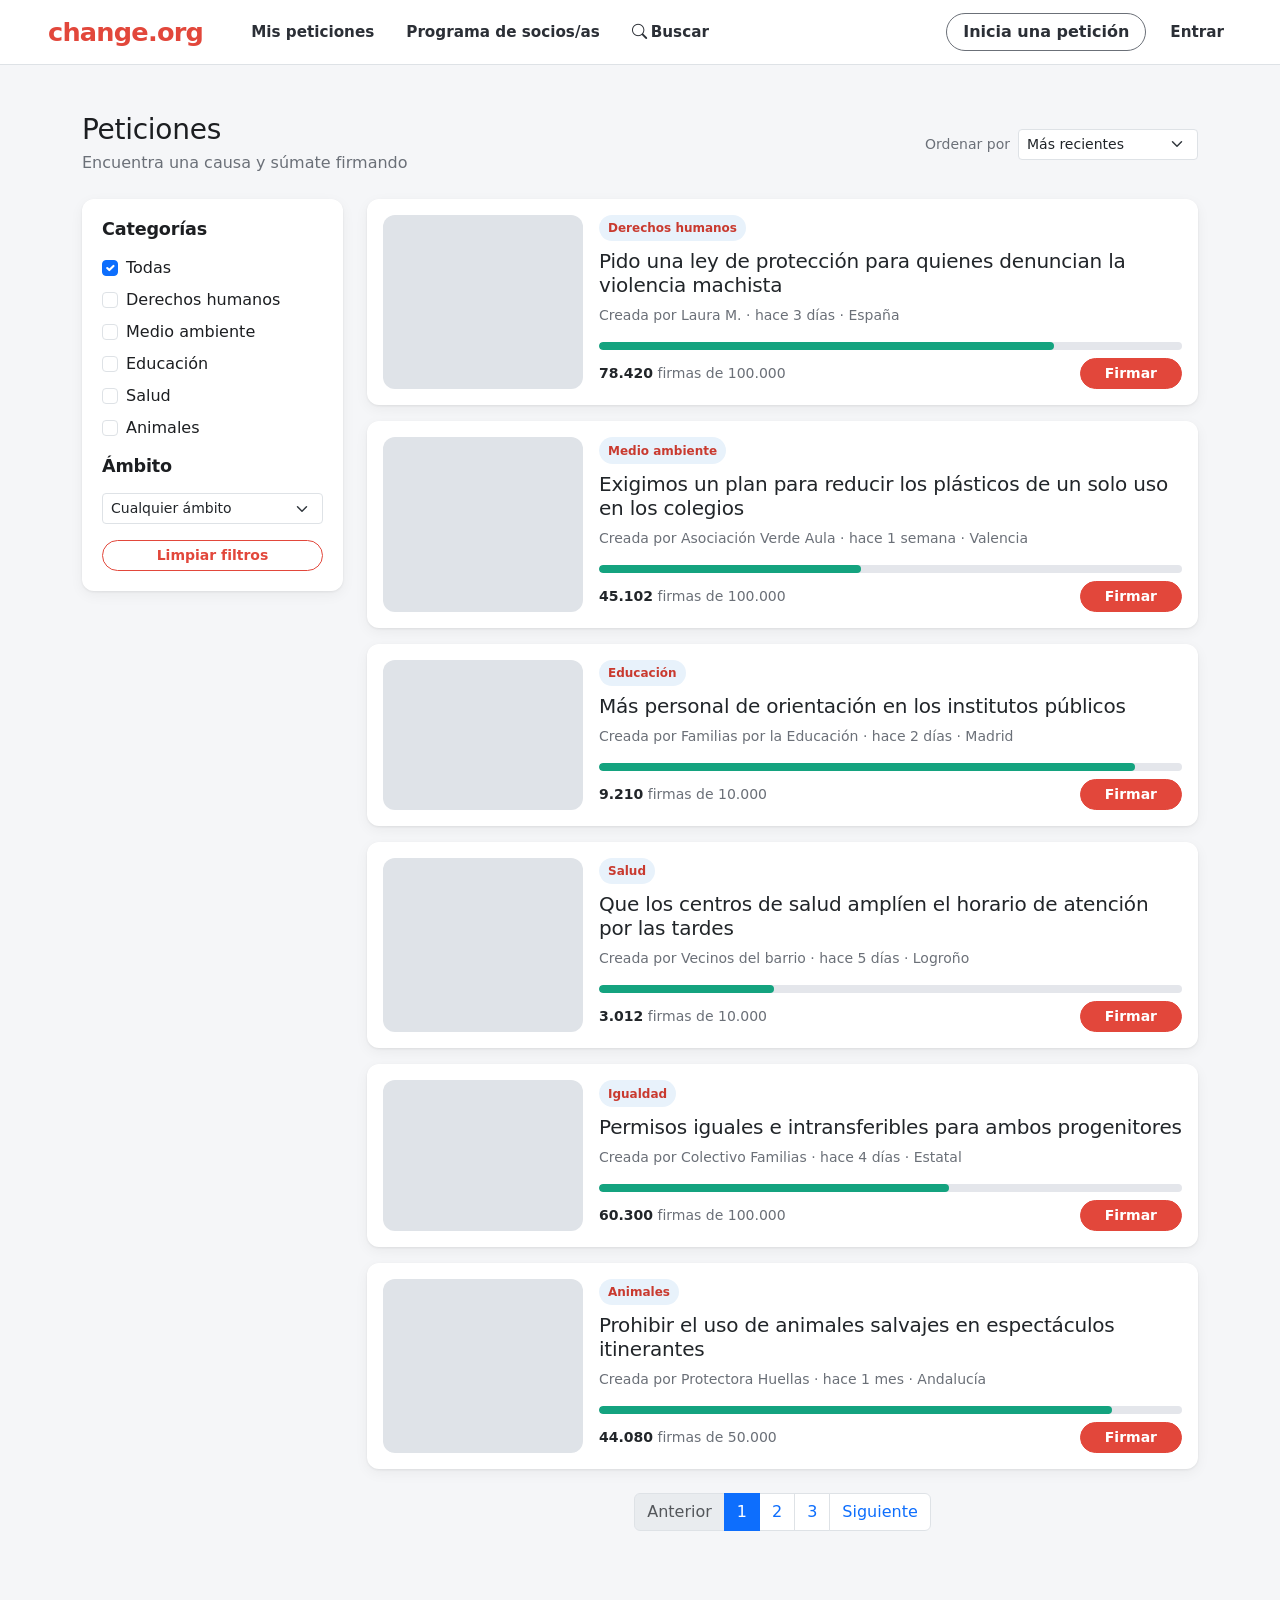
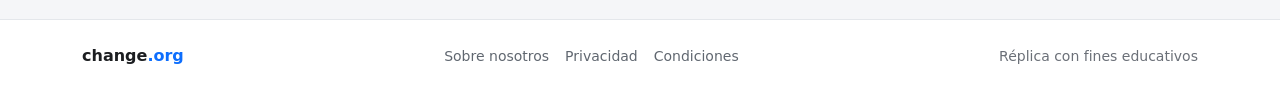
<file: peticiones.html>
<!doctype html>
<html lang="es">
<head>
  <meta charset="utf-8">
  <meta name="viewport" content="width=device-width, initial-scale=1">
  <title>Peticiones | change.org</title>
  <link rel="stylesheet" href="assets/vendor/bootstrap.min.css">
  <link rel="stylesheet" href="assets/vendor/bootstrap-icons/bootstrap-icons.min.css">
  <link rel="stylesheet" href="css/styles.css">
</head>
<body>

  <!-- ============ NAVBAR ============ -->
  <header class="site-header">
    <nav class="navbar navbar-expand-lg bg-white py-2 border-bottom sticky-top">
      <div class="container-fluid px-3 px-lg-5">
        <a class="navbar-brand brand-cg" href="index.html">change<span>.org</span></a>
        <a class="btn btn-outline-dark btn-pill px-3 ms-auto me-2 d-lg-none" href="crear.html">Inicia una petición</a>
        <button class="navbar-toggler" type="button" data-bs-toggle="collapse" data-bs-target="#menuPrincipal" aria-controls="menuPrincipal" aria-expanded="false" aria-label="Abrir menú">
          <span class="navbar-toggler-icon"></span>
        </button>
        <div class="collapse navbar-collapse" id="menuPrincipal">
          <ul class="navbar-nav me-auto ms-lg-4 gap-lg-3 align-items-lg-center">
            <li class="nav-item"><a class="nav-link fw-semibold" href="peticiones.html">Mis peticiones</a></li>
            <li class="nav-item"><a class="nav-link fw-semibold" href="#">Programa de socios/as</a></li>
            <li class="nav-item">
              <a class="nav-link fw-semibold d-flex align-items-center gap-1" href="peticiones.html">
                <i class="bi bi-search"></i>Buscar
              </a>
            </li>
          </ul>
          <div class="d-flex flex-column flex-lg-row align-items-lg-center gap-2 gap-lg-3 py-2 py-lg-0">
            <a class="btn btn-outline-dark btn-pill px-3 d-none d-lg-inline-block" href="crear.html">Inicia una petición</a>
            <a class="nav-link fw-semibold px-2" href="#">Entrar</a>
          </div>
        </div>
      </div>
    </nav>
  </header>

  <main class="py-4 py-lg-5">
    <div class="container">
      <div class="d-flex flex-column flex-sm-row justify-content-between align-items-sm-center gap-2 mb-4">
        <div>
          <h1 class="h3 mb-1">Peticiones</h1>
          <p class="text-muted-cg mb-0">Encuentra una causa y súmate firmando</p>
        </div>
        <div class="d-flex gap-2 align-items-center">
          <label for="orden" class="small text-muted-cg text-nowrap">Ordenar por</label>
          <select id="orden" class="form-select form-select-sm" style="min-width: 180px;">
            <option selected>Más recientes</option>
            <option>Más firmas</option>
            <option>Cerca de su meta</option>
          </select>
        </div>
      </div>

      <!-- Botón de filtros solo visible en móvil -->
      <div class="d-lg-none mb-3">
        <button class="btn btn-cg-outline w-100" type="button" data-bs-toggle="collapse" data-bs-target="#filtros" aria-expanded="false" aria-controls="filtros">
          <i class="bi bi-funnel me-1"></i>Filtrar peticiones
        </button>
      </div>

      <div class="row g-4">
        <!-- ============ FILTROS ============ -->
        <aside class="col-lg-3">
          <div class="collapse d-lg-block" id="filtros">
            <div class="form-section sticky-lg-top-cg">
              <h2 class="h6 fw-bold mb-3">Categorías</h2>
              <div class="form-check mb-2"><input class="form-check-input" type="checkbox" id="c1" checked><label class="form-check-label" for="c1">Todas</label></div>
              <div class="form-check mb-2"><input class="form-check-input" type="checkbox" id="c2"><label class="form-check-label" for="c2">Derechos humanos</label></div>
              <div class="form-check mb-2"><input class="form-check-input" type="checkbox" id="c3"><label class="form-check-label" for="c3">Medio ambiente</label></div>
              <div class="form-check mb-2"><input class="form-check-input" type="checkbox" id="c4"><label class="form-check-label" for="c4">Educación</label></div>
              <div class="form-check mb-2"><input class="form-check-input" type="checkbox" id="c5"><label class="form-check-label" for="c5">Salud</label></div>
              <div class="form-check mb-3"><input class="form-check-input" type="checkbox" id="c6"><label class="form-check-label" for="c6">Animales</label></div>

              <h2 class="h6 fw-bold mb-3">Ámbito</h2>
              <select class="form-select form-select-sm mb-3" aria-label="Ámbito">
                <option selected>Cualquier ámbito</option>
                <option>España</option>
                <option>Europa</option>
                <option>Internacional</option>
              </select>

              <button class="btn btn-cg-outline btn-sm w-100">Limpiar filtros</button>
            </div>
          </div>
        </aside>

        <!-- ============ LISTADO ============ -->
        <section class="col-lg-9">
          <div class="d-flex flex-column gap-3">

            <article class="card petition-card list-item-petition p-3">
              <img src="[data-uri]" alt="Ilustración de la petición">
              <div class="flex-grow-1 d-flex flex-column">
                <span class="badge-cat align-self-start mb-2">Derechos humanos</span>
                <h2 class="h5 mb-2"><a href="peticion.html" class="text-body text-decoration-none">Pido una ley de protección para quienes denuncian la violencia machista</a></h2>
                <p class="small text-muted-cg mb-3">Creada por Laura M. · hace 3 días · España</p>
                <div class="progress progress-cg mb-2" role="progressbar" aria-label="Progreso" aria-valuenow="78" aria-valuemin="0" aria-valuemax="100">
                  <div class="progress-bar" style="width: 78%"></div>
                </div>
                <div class="d-flex flex-wrap justify-content-between align-items-center gap-2 mt-auto">
                  <span class="small"><strong>78.420</strong> <span class="text-muted-cg">firmas de 100.000</span></span>
                  <button class="btn btn-cg btn-sm px-4" data-firmar-rapido><span class="num-firmas d-none" data-valor="78420">78.420</span>Firmar</button>
                </div>
              </div>
            </article>

            <article class="card petition-card list-item-petition p-3">
              <img src="[data-uri]" alt="Ilustración de la petición">
              <div class="flex-grow-1 d-flex flex-column">
                <span class="badge-cat align-self-start mb-2">Medio ambiente</span>
                <h2 class="h5 mb-2"><a href="peticion.html" class="text-body text-decoration-none">Exigimos un plan para reducir los plásticos de un solo uso en los colegios</a></h2>
                <p class="small text-muted-cg mb-3">Creada por Asociación Verde Aula · hace 1 semana · Valencia</p>
                <div class="progress progress-cg mb-2" role="progressbar" aria-label="Progreso" aria-valuenow="45" aria-valuemin="0" aria-valuemax="100">
                  <div class="progress-bar" style="width: 45%"></div>
                </div>
                <div class="d-flex flex-wrap justify-content-between align-items-center gap-2 mt-auto">
                  <span class="small"><strong>45.102</strong> <span class="text-muted-cg">firmas de 100.000</span></span>
                  <button class="btn btn-cg btn-sm px-4" data-firmar-rapido><span class="num-firmas d-none" data-valor="45102">45.102</span>Firmar</button>
                </div>
              </div>
            </article>

            <article class="card petition-card list-item-petition p-3">
              <img src="[data-uri]" alt="Ilustración de la petición">
              <div class="flex-grow-1 d-flex flex-column">
                <span class="badge-cat align-self-start mb-2">Educación</span>
                <h2 class="h5 mb-2"><a href="peticion.html" class="text-body text-decoration-none">Más personal de orientación en los institutos públicos</a></h2>
                <p class="small text-muted-cg mb-3">Creada por Familias por la Educación · hace 2 días · Madrid</p>
                <div class="progress progress-cg mb-2" role="progressbar" aria-label="Progreso" aria-valuenow="92" aria-valuemin="0" aria-valuemax="100">
                  <div class="progress-bar" style="width: 92%"></div>
                </div>
                <div class="d-flex flex-wrap justify-content-between align-items-center gap-2 mt-auto">
                  <span class="small"><strong>9.210</strong> <span class="text-muted-cg">firmas de 10.000</span></span>
                  <button class="btn btn-cg btn-sm px-4" data-firmar-rapido><span class="num-firmas d-none" data-valor="9210">9.210</span>Firmar</button>
                </div>
              </div>
            </article>

            <article class="card petition-card list-item-petition p-3">
              <img src="[data-uri]" alt="Ilustración de la petición">
              <div class="flex-grow-1 d-flex flex-column">
                <span class="badge-cat align-self-start mb-2">Salud</span>
                <h2 class="h5 mb-2"><a href="peticion.html" class="text-body text-decoration-none">Que los centros de salud amplíen el horario de atención por las tardes</a></h2>
                <p class="small text-muted-cg mb-3">Creada por Vecinos del barrio · hace 5 días · Logroño</p>
                <div class="progress progress-cg mb-2" role="progressbar" aria-label="Progreso" aria-valuenow="30" aria-valuemin="0" aria-valuemax="100">
                  <div class="progress-bar" style="width: 30%"></div>
                </div>
                <div class="d-flex flex-wrap justify-content-between align-items-center gap-2 mt-auto">
                  <span class="small"><strong>3.012</strong> <span class="text-muted-cg">firmas de 10.000</span></span>
                  <button class="btn btn-cg btn-sm px-4" data-firmar-rapido><span class="num-firmas d-none" data-valor="3012">3.012</span>Firmar</button>
                </div>
              </div>
            </article>

            <article class="card petition-card list-item-petition p-3">
              <img src="[data-uri]" alt="Ilustración de la petición">
              <div class="flex-grow-1 d-flex flex-column">
                <span class="badge-cat align-self-start mb-2">Igualdad</span>
                <h2 class="h5 mb-2"><a href="peticion.html" class="text-body text-decoration-none">Permisos iguales e intransferibles para ambos progenitores</a></h2>
                <p class="small text-muted-cg mb-3">Creada por Colectivo Familias · hace 4 días · Estatal</p>
                <div class="progress progress-cg mb-2" role="progressbar" aria-label="Progreso" aria-valuenow="60" aria-valuemin="0" aria-valuemax="100">
                  <div class="progress-bar" style="width: 60%"></div>
                </div>
                <div class="d-flex flex-wrap justify-content-between align-items-center gap-2 mt-auto">
                  <span class="small"><strong>60.300</strong> <span class="text-muted-cg">firmas de 100.000</span></span>
                  <button class="btn btn-cg btn-sm px-4" data-firmar-rapido><span class="num-firmas d-none" data-valor="60300">60.300</span>Firmar</button>
                </div>
              </div>
            </article>

            <article class="card petition-card list-item-petition p-3">
              <img src="[data-uri]" alt="Ilustración de la petición">
              <div class="flex-grow-1 d-flex flex-column">
                <span class="badge-cat align-self-start mb-2">Animales</span>
                <h2 class="h5 mb-2"><a href="peticion.html" class="text-body text-decoration-none">Prohibir el uso de animales salvajes en espectáculos itinerantes</a></h2>
                <p class="small text-muted-cg mb-3">Creada por Protectora Huellas · hace 1 mes · Andalucía</p>
                <div class="progress progress-cg mb-2" role="progressbar" aria-label="Progreso" aria-valuenow="88" aria-valuemin="0" aria-valuemax="100">
                  <div class="progress-bar" style="width: 88%"></div>
                </div>
                <div class="d-flex flex-wrap justify-content-between align-items-center gap-2 mt-auto">
                  <span class="small"><strong>44.080</strong> <span class="text-muted-cg">firmas de 50.000</span></span>
                  <button class="btn btn-cg btn-sm px-4" data-firmar-rapido><span class="num-firmas d-none" data-valor="44080">44.080</span>Firmar</button>
                </div>
              </div>
            </article>

          </div>

          <!-- Paginación -->
          <nav aria-label="Paginación de peticiones" class="mt-4">
            <ul class="pagination justify-content-center flex-wrap">
              <li class="page-item disabled"><a class="page-link" href="#">Anterior</a></li>
              <li class="page-item active"><a class="page-link" href="#">1</a></li>
              <li class="page-item"><a class="page-link" href="#">2</a></li>
              <li class="page-item"><a class="page-link" href="#">3</a></li>
              <li class="page-item"><a class="page-link" href="#">Siguiente</a></li>
            </ul>
          </nav>
        </section>
      </div>
    </div>
  </main>

  <footer class="footer-cg py-4 mt-4">
    <div class="container d-flex flex-column flex-md-row justify-content-between align-items-center gap-3">
      <span class="fw-bold">change<span class="text-primary">.org</span></span>
      <ul class="nav small gap-3">
        <li class="nav-item"><a class="nav-link p-0" href="#">Sobre nosotros</a></li>
        <li class="nav-item"><a class="nav-link p-0" href="#">Privacidad</a></li>
        <li class="nav-item"><a class="nav-link p-0" href="#">Condiciones</a></li>
      </ul>
      <span class="small text-muted-cg">Réplica con fines educativos</span>
    </div>
  </footer>

  <script src="assets/vendor/bootstrap.bundle.min.js"></script>
  <script src="js/main.js"></script>
</body>
</html>
</file>
<file: css/styles.css>
/* ==========================================================================
   Réplica Change.org con Bootstrap 5 — Estilos propios
   Mobile first: base para móvil y ajustes con min-width (768px, 992px).
   ========================================================================== */

/* ---------- Variables de marca ---------- */
:root {
  --cg-primary: #e2473b;
  --cg-primary-dark: #c93a2f;
  --cg-accent: #14a37f;
  --cg-ink: #1c1e21;
  --cg-muted: #606770;
  --cg-bg: #f5f6f8;
  --cg-card-radius: 0.75rem;
  --cg-shadow: 0 1px 3px rgba(0, 0, 0, 0.08), 0 4px 14px rgba(0, 0, 0, 0.05);
  --cg-red: #e2473b;
  --cg-text: #2b2f36;
}

/* ---------- Base ---------- */
body {
  background-color: var(--cg-bg);
  color: var(--cg-ink);
  font-family: "Segoe UI", system-ui, -apple-system, Roboto, "Helvetica Neue", Arial, sans-serif;
  font-size: 0.95rem;
}
h1, h2, h3, h4 { font-weight: 700; letter-spacing: -0.01em; }
a { color: var(--cg-primary); }
a:hover { color: var(--cg-primary-dark); }
.text-muted-cg { color: #6b7078 !important; }
.dot-red { color: var(--cg-red); }

/* ---------- Botones ---------- */
.btn-cg {
  --bs-btn-color: #fff;
  --bs-btn-bg: var(--cg-primary);
  --bs-btn-border-color: var(--cg-primary);
  --bs-btn-hover-color: #fff;
  --bs-btn-hover-bg: var(--cg-primary-dark);
  --bs-btn-hover-border-color: var(--cg-primary-dark);
  --bs-btn-active-bg: var(--cg-primary-dark);
  --bs-btn-active-border-color: var(--cg-primary-dark);
  font-weight: 600;
  border-radius: 999px;
  padding-inline: 1.25rem;
}
.btn-cg-outline {
  --bs-btn-color: var(--cg-primary);
  --bs-btn-border-color: var(--cg-primary);
  --bs-btn-hover-bg: var(--cg-primary);
  --bs-btn-hover-border-color: var(--cg-primary);
  font-weight: 600;
  border-radius: 999px;
}
.btn-pill { border-radius: 999px; font-weight: 600; }
.btn-outline-dark { --bs-btn-color: var(--cg-text); --bs-btn-border-color: #6b7078; --bs-btn-hover-bg: var(--cg-text); --bs-btn-hover-border-color: var(--cg-text); }

/* ---------- Navegación (páginas internas) ---------- */
.navbar-cg { background-color: #fff; border-bottom: 1px solid #e4e6eb; }
.navbar-brand-cg { font-weight: 800; font-size: 1.35rem; color: var(--cg-ink) !important; letter-spacing: -0.02em; }
.navbar-brand-cg span { color: var(--cg-primary); }
.nav-search .form-control { border-radius: 999px; background: var(--cg-bg); border-color: transparent; }
.nav-search .form-control:focus { background: #fff; border-color: var(--cg-primary); box-shadow: none; }

/* ---------- Tarjetas de petición ---------- */
.petition-card { background: #fff; border: 0; border-radius: var(--cg-card-radius); box-shadow: var(--cg-shadow); overflow: hidden; height: 100%; }
.petition-card .card-img-top { aspect-ratio: 16 / 9; object-fit: cover; width: 100%; }
.petition-card .card-body { padding: 1rem 1.1rem 1.25rem; }
.petition-card .card-title { font-size: 1.05rem; line-height: 1.35; }
.petition-card .card-title a { color: var(--cg-ink); text-decoration: none; }
.petition-card .card-title a:hover { text-decoration: underline; }
.badge-cat { background: #e8f2fb; color: var(--cg-primary-dark); font-weight: 600; font-size: 0.75rem; border-radius: 999px; padding: 0.35em 0.75em; }
.progress-cg { height: 0.5rem; border-radius: 999px; background: #e4e6eb; }
.progress-cg .progress-bar { background: var(--cg-accent); border-radius: 999px; }

/* ---------- Listado de peticiones ---------- */
.list-item-petition { display: flex; flex-direction: column; gap: 1rem; }
.list-item-petition img { width: 100%; aspect-ratio: 16 / 9; object-fit: cover; border-radius: var(--cg-card-radius); }
@media (min-width: 576px) {
  .list-item-petition { flex-direction: row; }
  .list-item-petition img { width: 200px; min-width: 200px; aspect-ratio: 4 / 3; }
}

/* ---------- Detalle de petición ---------- */
.petition-hero-img { width: 100%; aspect-ratio: 16 / 9; object-fit: cover; border-radius: var(--cg-card-radius); }
.sign-card { border: 0; border-radius: var(--cg-card-radius); box-shadow: var(--cg-shadow); }
.sticky-lg-top-cg { position: sticky; top: 1.5rem; }
.avatar-cg { width: 40px; height: 40px; border-radius: 50%; background: var(--cg-primary); color: #fff; display: inline-flex; align-items: center; justify-content: center; font-weight: 700; flex-shrink: 0; }

/* ---------- Crear petición ---------- */
.form-section { background: #fff; border-radius: var(--cg-card-radius); box-shadow: var(--cg-shadow); padding: 1.25rem; margin-bottom: 1.25rem; }
.form-section h2 { font-size: 1.1rem; margin-bottom: 1rem; }
.upload-zone { border: 2px dashed #c9ced6; border-radius: var(--cg-card-radius); padding: 1.5rem; text-align: center; background: var(--cg-bg); }
.preview-card img { aspect-ratio: 16 / 9; object-fit: cover; width: 100%; }

/* ---------- Pie de páginas internas ---------- */
.footer-cg { background: #fff; border-top: 1px solid #e4e7eb; }
.footer-cg a { color: var(--cg-muted); text-decoration: none; }
.footer-cg a:hover { color: var(--cg-primary); }

/* ---------- Tabletas y escritorio (páginas internas) ---------- */
@media (min-width: 768px) {
  body { font-size: 1rem; }
}

/* ==========================================================================
   LANDING (index.html)
   ========================================================================== */
body.landing { background: #fff; color: var(--cg-text); }

.brand-cg { color: var(--cg-red) !important; font-weight: 800; font-size: 1.6rem; letter-spacing: -0.03em; }
.brand-cg span { color: var(--cg-red); }
.navbar .nav-link { color: var(--cg-text) !important; font-size: 0.95rem; }

/* Hero */
.hero { background: #f8f9fa; padding: 3rem 0 3.5rem; }
.hero h1 { font-size: 1.9rem; line-height: 1.2; }
.hero-title { font-size: 2.6rem; font-weight: 800; line-height: 1.08; letter-spacing: -0.02em; color: var(--cg-text); }
.hero-sub { color: #3d4249; margin: 0.9rem 0 2rem; }
.hero-form { max-width: 560px; }
.hero-label { display: block; margin-bottom: 0.6rem; font-size: 1rem; }
.prompt-box { background: #fff; border: 1px solid #d5d9df; border-radius: 16px; box-shadow: 0 2px 10px rgba(0,0,0,0.06); }
.prompt-input { border: 0; resize: none; padding: 1rem 4rem 1rem 1rem; border-radius: 16px; min-height: 96px; }
.prompt-input:focus { box-shadow: none; }
.btn-arrow { right: 12px; bottom: 12px; width: 44px; height: 44px; border-radius: 50%; border: 0; display: flex; align-items: center; justify-content: center; }
.draft-link { color: var(--cg-text); font-weight: 600; text-decoration: underline; text-underline-offset: 3px; }

/* Personas */
.section-title { font-size: 1.7rem; font-weight: 800; letter-spacing: -0.01em; }
.avatar-round { width: 150px; height: 150px; border-radius: 50%; object-fit: cover; display: block; margin: 0 auto; }
.pill-status { display: inline-block; margin-top: -22px; position: relative; background: #fff; border: 1px solid #dfe3e8; border-radius: 999px; padding: 0.35rem 1.1rem; font-weight: 700; font-size: 0.95rem; min-width: 150px; box-shadow: 0 2px 6px rgba(0,0,0,0.05); }
.pill-status small { display: block; font-weight: 400; color: #6b7078; font-size: 0.8rem; }
.pill-status .dot-red { font-size: 0.7rem; vertical-align: middle; }
.pill-status .dot-red::before { content: "●"; }
.people-quote { display: none; }

/* Pasos */
.steps { background: linear-gradient(180deg, #f3f8fd 0%, #fff 100%); }
.step-num { width: 56px; height: 56px; border-radius: 50%; background: #fff; border: 1px solid #c7d6ea; color: #1e3f7a; display: flex; align-items: center; justify-content: center; font-weight: 700; position: relative; z-index: 1; }
.steps-row::before { content: none; }
@media (max-width: 767.98px) { .steps-row::before { display: none; } }
.btn-tips { background: #fff; border: 1px solid #8a9099; border-radius: 10px; font-weight: 600; color: var(--cg-text); padding: 0.9rem 1.2rem; max-width: 560px; margin-inline: auto; }

/* Causas */
.chip { display: inline-flex; align-items: center; gap: 0.5rem; border: 1px solid #8a9099; border-radius: 6px; padding: 0.45rem 0.9rem; color: var(--cg-text); text-decoration: none; font-weight: 600; font-size: 0.9rem; background: #fff; }
.chip:hover { background: var(--cg-text); color: #fff; }
.cause-card { position: relative; border: 1px solid #dee2e6; border-radius: 8px; overflow: hidden; height: 100%; background: #fff; color: var(--cg-text); }
.cause-card img { display: block; width: 100%; height: 160px; object-fit: cover; }
.cause-body { padding: 1rem; }
.cause-bar { display: none; }
.cause-title { font-size: 1rem; font-weight: 600; line-height: 1.3; color: var(--cg-text); margin: 0 0 0.6rem; }
.cause-count { margin: 0; font-size: 0.85rem; color: #6c757d; }

/* Donación */
.donate-card { background: #f6f8fb; border-radius: 14px; }
.donate-title { font-size: 2rem; font-weight: 800; line-height: 1.15; margin-bottom: 1rem; }
.donate-img { max-width: 100%; height: auto; }

/* Pie */
.footer-head { font-size: 0.95rem; font-weight: 700; color: var(--cg-text); margin-bottom: 0.75rem; }
.footer-list li { margin-bottom: 0.5rem; }
.footer-list a { color: #6b7078; text-decoration: none; font-size: 0.9rem; }
.footer-list a:hover { color: var(--cg-text); text-decoration: underline; }
.lang-select { border-radius: 8px; min-width: 200px; }

@media (min-width: 768px) {
  .hero { padding: 4.5rem 0 5rem; }
  .hero h1 { font-size: 2.8rem; }
  .section-title { font-size: 2.1rem; }
}
@media (min-width: 992px) {
  .hero h1 { font-size: 3.2rem; }
}

/* ==========================================================================
   MÓVIL (≤575.98px) — landing
   ========================================================================== */
@media (max-width: 575.98px) {
  body.landing { font-size: 0.95rem; }
  .navbar-brand.brand-cg { font-size: 1.4rem; }
  .hero { padding: 2rem 0 2.25rem; }
  .hero-title { font-size: 2.3rem; }
  .hero-sub { font-size: 0.95rem; margin: 0.75rem 0 1.5rem; }
  .prompt-input { min-height: 84px; font-size: 0.95rem; }
  .draft-link { font-size: 0.9rem; }
  .section-title { font-size: 1.4rem; }

  /* Carrusel de personas: anchos fijos, sin solapes */
  .people-row {
    position: relative !important;
    display: flex !important;
    flex-wrap: nowrap !important;
    gap: 24px !important;
    margin-inline: 0 !important;
    padding-inline: calc(50% - 120px) !important;
    padding-bottom: 0.5rem;
    overflow-x: auto;
    justify-content: flex-start !important;
    scrollbar-width: none;
  }
  .people-row::-webkit-scrollbar { display: none; }
  .people-row > .col { flex: 0 0 240px !important; width: 240px !important; max-width: 240px !important; margin: 0 !important; padding: 0 !important; }
  .people-row .avatar-round { width: 200px !important; height: 200px !important; }
  .people-row .pill-status { width: 200px !important; min-width: 0 !important; margin: -24px auto 0 !important; display: block; font-size: 1rem; padding: 0.45rem 1rem; }
  .people-row .people-quote { display: block; max-width: 220px; margin: 1rem auto 0; font-size: 0.95rem; text-align: center; color: var(--cg-text); }
  .people-nav { display: none; }
  .btn-nav { width: 40px; height: 40px; border-radius: 50%; border: 0; display: inline-flex; align-items: center; justify-content: center; color: #1e3f7a; background: transparent; font-size: 1.25rem; }
  .btn-nav:hover, .btn-nav:focus-visible { background: #e8f2fb; outline: none; }

  /* Pasos: lista vertical con número a la izquierda */
  .step-num { width: 48px; height: 48px; }
  .steps-row > .col { display: grid; grid-template-columns: 48px 1fr; column-gap: 1rem; align-items: start; text-align: left; position: relative; padding-bottom: 1.75rem; }
  .steps-row > .col:last-child { padding-bottom: 0; }
  .steps-row > .col:not(:last-child)::after { content: ""; position: absolute; left: 23px; top: 48px; bottom: 0; width: 1px; background: #c7d6ea; }
  .steps-row .step-num { grid-column: 1; grid-row: 1 / span 2; margin: 0; }
  .steps-row h3 { grid-column: 2; grid-row: 1; margin-top: 0.35rem !important; }
  .steps-row p { grid-column: 2; grid-row: 2; }
  .btn-tips { font-size: 0.9rem; padding: 0.75rem 1rem; }

  /* Causas */
  .chip { font-size: 0.8rem; padding: 0.35rem 0.7rem; }
  .causes-grid { --bs-gutter-x: 0.75rem; }
  .cause-title { font-size: 0.98rem; }

  /* Donación: imagen arriba */
  .donate-title { font-size: 1.5rem; }
  .donate-card { border-radius: 12px; }
  .donate-card .p-4 { padding: 1.25rem !important; }
  .donate-card .col-12:last-child { background: #f6f8fb; padding-top: 1rem; }

  /* Pie */
  .footer-head { font-size: 0.85rem; }
  .footer-list a { font-size: 0.85rem; }
  .lang-select { min-width: 0; }

  /* Cabecera en una sola fila */
  .site-header .container-fluid { flex-wrap: nowrap; gap: 0.5rem; }
  .site-header .navbar-brand.brand-cg { font-size: 1.25rem; margin-right: 0; }
  .site-header .btn-pill { font-size: 0.85rem; padding: 0.35rem 0.8rem; white-space: nowrap; }
  .site-header .navbar-toggler { padding: 0.3rem 0.5rem; }
}

/* Tablets y escritorio: landing */
@media (min-width: 768px) {
  .hero-title { font-size: 4.2rem; }
}

/* ==========================================================================
   PÁGINA DE PETICIÓN (peticion.html) — mobile first
   ========================================================================== */
.pet-hero { position: relative; border-radius: 14px; overflow: hidden; background: #202326; }
.pet-hero-img { display: block; width: 100%; height: 260px; object-fit: cover; }
.pet-hero-overlay {
  position: absolute; inset: 0; display: flex; flex-direction: column; justify-content: flex-end;
  padding: 1.25rem; color: #fff;
  background: rgba(0,0,0,0.45);
}
.pet-accent { display: block; width: 56px; height: 4px; background: var(--cg-red); border-radius: 2px; margin-bottom: 0.9rem; }
.pet-title { color: #fff; font-size: 1.45rem; font-weight: 800; line-height: 1.2; margin: 0; }

.pet-stats { background: #fff; border: 1px solid #e4e6eb; border-radius: 12px; padding: 1rem; display: grid; gap: 1rem; }
.pet-progress-box { background: linear-gradient(120deg, #f4f8fc, #fffbe6); border-radius: 10px; padding: 0.9rem; }
.pet-tag { background: #4b4f56; color: #fff; }
.pet-progress-text { font-weight: 700; }
.pet-counts { display: flex; gap: 2.5rem; }
.pet-count-label { display: block; font-size: 0.85rem; color: #6b7078; }
.pet-counts strong { font-size: 1.1rem; }
.pet-ticker { display: flex; gap: 1.25rem; overflow-x: auto; white-space: nowrap; font-size: 0.8rem; color: #6b7078; scrollbar-width: none; }
.pet-ticker::-webkit-scrollbar { display: none; }

.pet-h2 { font-size: 1.5rem; font-weight: 800; margin-bottom: 1rem; }
.pet-body p { font-family: Georgia, "Times New Roman", serif; font-size: 1rem; line-height: 1.6; margin-bottom: 1rem; }
.pet-report { font-size: 0.9rem; color: var(--cg-text); }
.pet-creator { border-top: 1px solid #e4e6eb; }
.pet-avatar-grey { background: #d6dae0; color: #fff; width: 48px; height: 48px; font-size: 1.4rem; }

.pet-update { background: #f6f8fb; border: 1px solid #e4e6eb; border-radius: 8px; padding: 0.75rem 1rem; }
.pet-update-icon { width: 34px; height: 34px; border-radius: 50%; background: #1f5bff; color: #fff; display: inline-flex; align-items: center; justify-content: center; flex-shrink: 0; }
.pet-qr { border: 1px solid #e4e6eb; border-radius: 10px; padding: 1rem; }
.pet-qr-icon { font-size: 3rem; display: block; margin-bottom: 0.5rem; color: var(--cg-text); }
.share-btn { width: 52px; height: 52px; border-radius: 50%; background: #eef0f3; color: var(--cg-text); display: inline-flex; align-items: center; justify-content: center; font-size: 1.3rem; margin-bottom: 0.35rem; }
.share-wa { background: #25d366; color: #fff; }
.share-fb { background: #1877f2; color: #fff; }
.share-x { background: #2b2f36; color: #fff; }
.pet-meta { border-top: 1px solid #e4e6eb; }
.pet-meta a { color: var(--cg-text); }

/* Tarjeta de firma */
.sign-card { background: #fff; }
.sign-count { font-size: 2rem; font-weight: 800; line-height: 1; }
.sign-verified { color: #1f5bff; font-size: 1rem; vertical-align: top; margin-left: 0.2rem; }
.sign-title { font-size: 1.3rem; font-weight: 800; margin-bottom: 1rem; }
.sign-location { border: 1px solid #c9ced6; border-radius: 6px; padding: 0.6rem 0.8rem; }
.btn-firma { background: var(--cg-primary); border: 0; color: #fff; font-weight: 600; border-radius: 6px; padding: 0.75rem; }
.btn-firma:hover { background: var(--cg-primary-dark); color: #fff; }

/* Opiniones */
.opinion-card { background: #f8f9fa; border-radius: 8px; padding: 1.25rem; height: 100%; display: flex; flex-direction: column; }
.opinion-quote { font-size: 1.6rem; color: #0b3d91; }
.opinion-card p { font-family: Georgia, serif; font-style: italic; font-size: 0.95rem; margin: 0.5rem 0; }
.opinion-meta { text-align: right; margin-top: auto; font-size: 0.9rem; }
.opinion-foot { margin-top: 0.75rem; font-weight: 600; }
.opinion-promo { background: #fff; border: 1px solid #e4e6eb; border-radius: 8px; padding: 2rem 1rem; height: 100%; display: flex; flex-direction: column; justify-content: center; }
.opinion-promo-icon { font-size: 2.5rem; color: #f9a825; margin-bottom: 1rem; display: block; }

/* Victorias */
.victory-card { background: #fff; border: 1px solid #e4e6eb; border-radius: 8px; overflow: hidden; height: 100%; }
.victory-img { position: relative; aspect-ratio: 16 / 10; }
.victory-img img { width: 100%; height: 100%; object-fit: cover; }
.victory-badge { position: absolute; left: 0.75rem; top: 0.75rem; background: rgba(40,40,40,0.8); color: #fff; font-size: 0.75rem; font-weight: 600; border-radius: 999px; padding: 0.2rem 0.7rem; }

/* Tablets y escritorio */
@media (min-width: 576px) {
  .pet-hero-img { height: 380px; }
  .pet-title { font-size: 2rem; }
}
@media (min-width: 992px) {
  .pet-hero-img { height: 520px; }
  .pet-title { font-size: 2.4rem; }
  .sticky-lg-top-cg { top: 1rem; }
}

/* Móvil: la imagen y el progreso van antes que el formulario de firma */
@media (max-width: 991.98px) {
  .pet-left { display: contents; }
  .pet-left > section { width: 100%; margin-inline: 0.75rem !important; }
  .pet-hero { order: 1; }
  .pet-stats { order: 2; }
  .sign-card-col { order: 3 !important; }
  .pet-body { order: 4; }
  .pet-creator { order: 5; }
  .pet-updates { order: 6; }
  .pet-share { order: 7; }
  .pet-meta { order: 8; }
  .pet-hero { margin-top: 0 !important; }
  .pet-stats { margin-top: 1rem !important; }
}

/* Imágenes sustituidas por marcadores grises (ya no se usan archivos SVG) */
img[src^="data:"] { background-color: #dfe3e8; }

/* ==========================================================================
   LANDING MÓVIL (≤575.98px) — medidas según capturas de referencia
   Este bloque tiene prioridad sobre los anteriores de móvil de la landing.
   ========================================================================== */
@media (max-width: 575.98px) {
  /* Cabecera: logo rojo, botón contorneado y hamburguesa */
  .site-header .navbar-brand.brand-cg { font-size: 1.5rem; }

  /* Hero: degradado suave, titular grande centrado */
  .hero { background: linear-gradient(120deg, #eef5fc 0%, #ffffff 55%, #fffbe6 100%); padding: 2.5rem 0 2rem; }
  .hero h1.hero-title { font-size: 2.6rem; line-height: 1.1; }
  .hero-sub { font-size: 1rem; margin: 0.9rem 0 1.75rem; }
  .hero-label { font-size: 1rem; }
  .prompt-input { min-height: 120px; font-size: 1rem; }
  .draft-link { font-size: 0.95rem; }

  /* Personas: una tarjeta grande centrada, pastilla, cita y flechas */
  .section-title { font-size: 1.65rem; line-height: 1.2; }
  .people-row .avatar-round { width: 210px !important; height: 210px !important; }
  .people-row .pill-status { width: 210px !important; font-size: 1rem; }
  .people-nav { display: flex !important; justify-content: center; gap: 3rem; margin-top: 1.5rem; }
  .btn-nav { color: #1e3f7a; font-size: 1.5rem; }

  /* Pasos y consejos: título a la izquierda, línea vertical entre pasos */
  .steps .section-title { text-align: left !important; font-size: 1.7rem; }
  .steps-row h3 { font-size: 1rem; }
  .btn-tips { font-size: 1rem; max-width: none; justify-content: space-between; text-align: left; }

  /* Causas: título a la izquierda y tarjetas con imagen de fondo */
  .causes-grid .section-title, .causes .section-title { text-align: left; font-size: 1.7rem; }
  .causes-grid { --bs-gutter-x: 0; --bs-gutter-y: 1rem; }
  .causes-grid > .col { width: 100%; }
  .cause-card { position: relative; height: 300px; min-height: 0; border: 0; border-radius: 6px; background: #222; color: #fff; }
  .cause-card img { position: absolute; inset: 0; width: 100%; height: 100%; object-fit: cover; }
  .cause-body {
    position: absolute; inset: 0; display: flex; flex-direction: column; justify-content: flex-end; padding: 1.1rem;
    background: linear-gradient(180deg, rgba(0,0,0,0) 30%, rgba(0,0,0,0.8) 100%);
  }
  .cause-bar { display: block; width: 28px; height: 3px; background: var(--cg-red); margin-bottom: 0.6rem; }
  .cause-title { color: #fff; font-size: 1.1rem; font-weight: 700; line-height: 1.3; }
  .cause-count { color: #fff; font-size: 0.9rem; font-weight: 600; }
  .causes .btn-pill { margin-top: 0.5rem; }

  /* Pie: columnas en dos, selector a todo el ancho */
  .lang-select { width: 100% !important; min-width: 0; }
}

/* ==========================================================================
   MENÚ HAMBURGUESA (landing, ≤575.98px)
   Botón con borde y menú desplegable a todo el ancho bajo la cabecera.
   ========================================================================== */
@media (max-width: 575.98px) {
  .site-header .navbar-toggler {
    border: 1px solid #c9ced6; border-radius: 8px; padding: 0.4rem 0.55rem; line-height: 1;
  }
  .site-header .navbar-toggler:focus { box-shadow: none; }
  .site-header .navbar-toggler-icon { width: 1.25rem; height: 1.25rem; }
  .site-header .navbar-collapse {
    position: absolute; top: 100%; left: 0; right: 0; background: #fff;
    border-bottom: 1px solid #e4e7eb; box-shadow: 0 8px 18px rgba(0,0,0,0.08);
    padding: 0.5rem 1rem 1rem; z-index: 1030;
  }
  .site-header .navbar { position: relative; }
  .site-header .navbar-nav { width: 100%; }
  .site-header .navbar-nav .nav-link {
    padding: 0.75rem 0; border-bottom: 1px solid #f0f2f5; font-size: 1rem;
  }
  .site-header .navbar-collapse .btn-pill { width: 100%; }
  .site-header .navbar-collapse .d-flex { width: 100%; margin-top: 0.75rem; }
}

/* Cabecera en pantallas estrechas: la hamburguesa siempre visible */
.site-header .navbar-toggler { flex-shrink: 0; }
.site-header .navbar-brand.brand-cg { min-width: 0; }
@media (max-width: 399.98px) {
  .site-header .navbar-brand.brand-cg { font-size: 1.25rem !important; }
  .site-header .btn-pill { font-size: 0.8rem; padding: 0.3rem 0.6rem; }
}
@media (max-width: 359.98px) {
  .site-header .btn-pill.d-lg-none { display: none !important; }
}

/* Móvil: solo hamburguesa en la cabecera; el botón de crear petición va dentro del menú */
@media (max-width: 575.98px) {
  .site-header .btn-pill.d-lg-none { display: none !important; }
  .site-header .navbar-collapse .btn-pill { display: block !important; }
}
</file>
